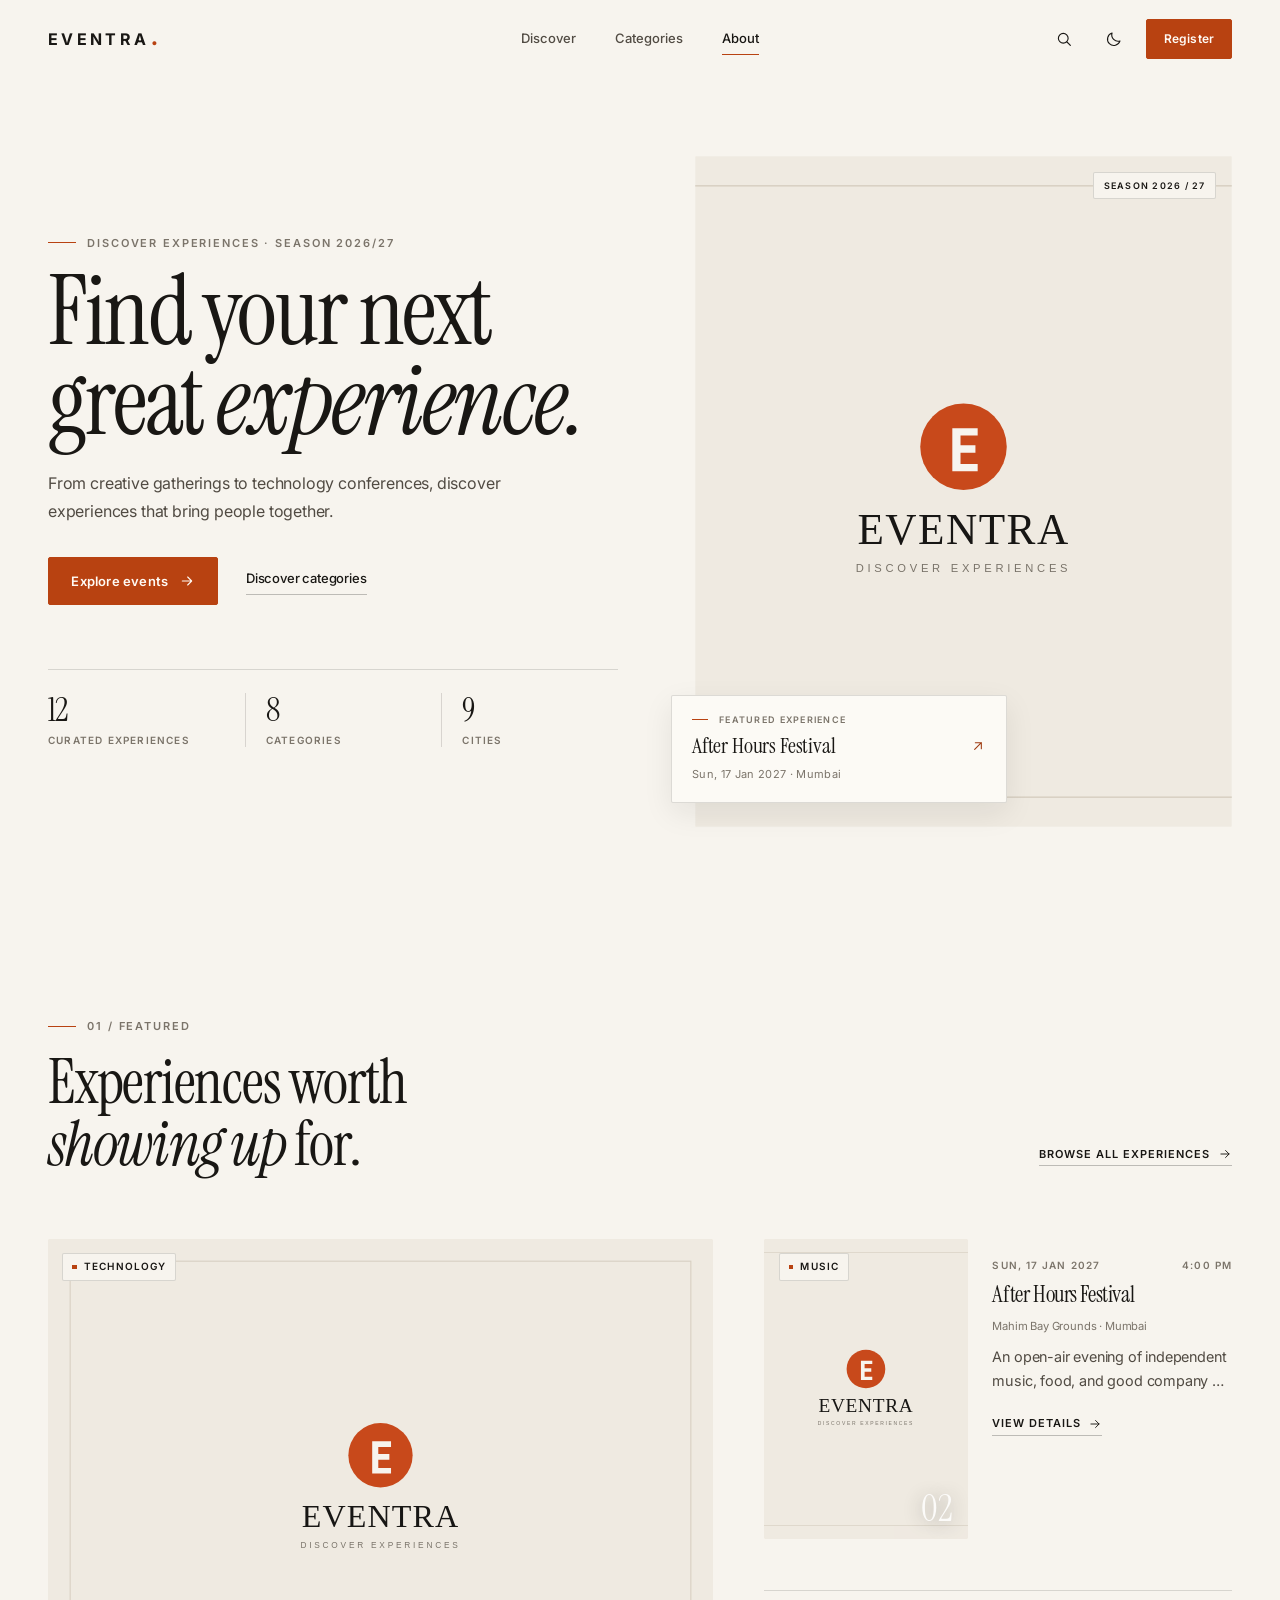
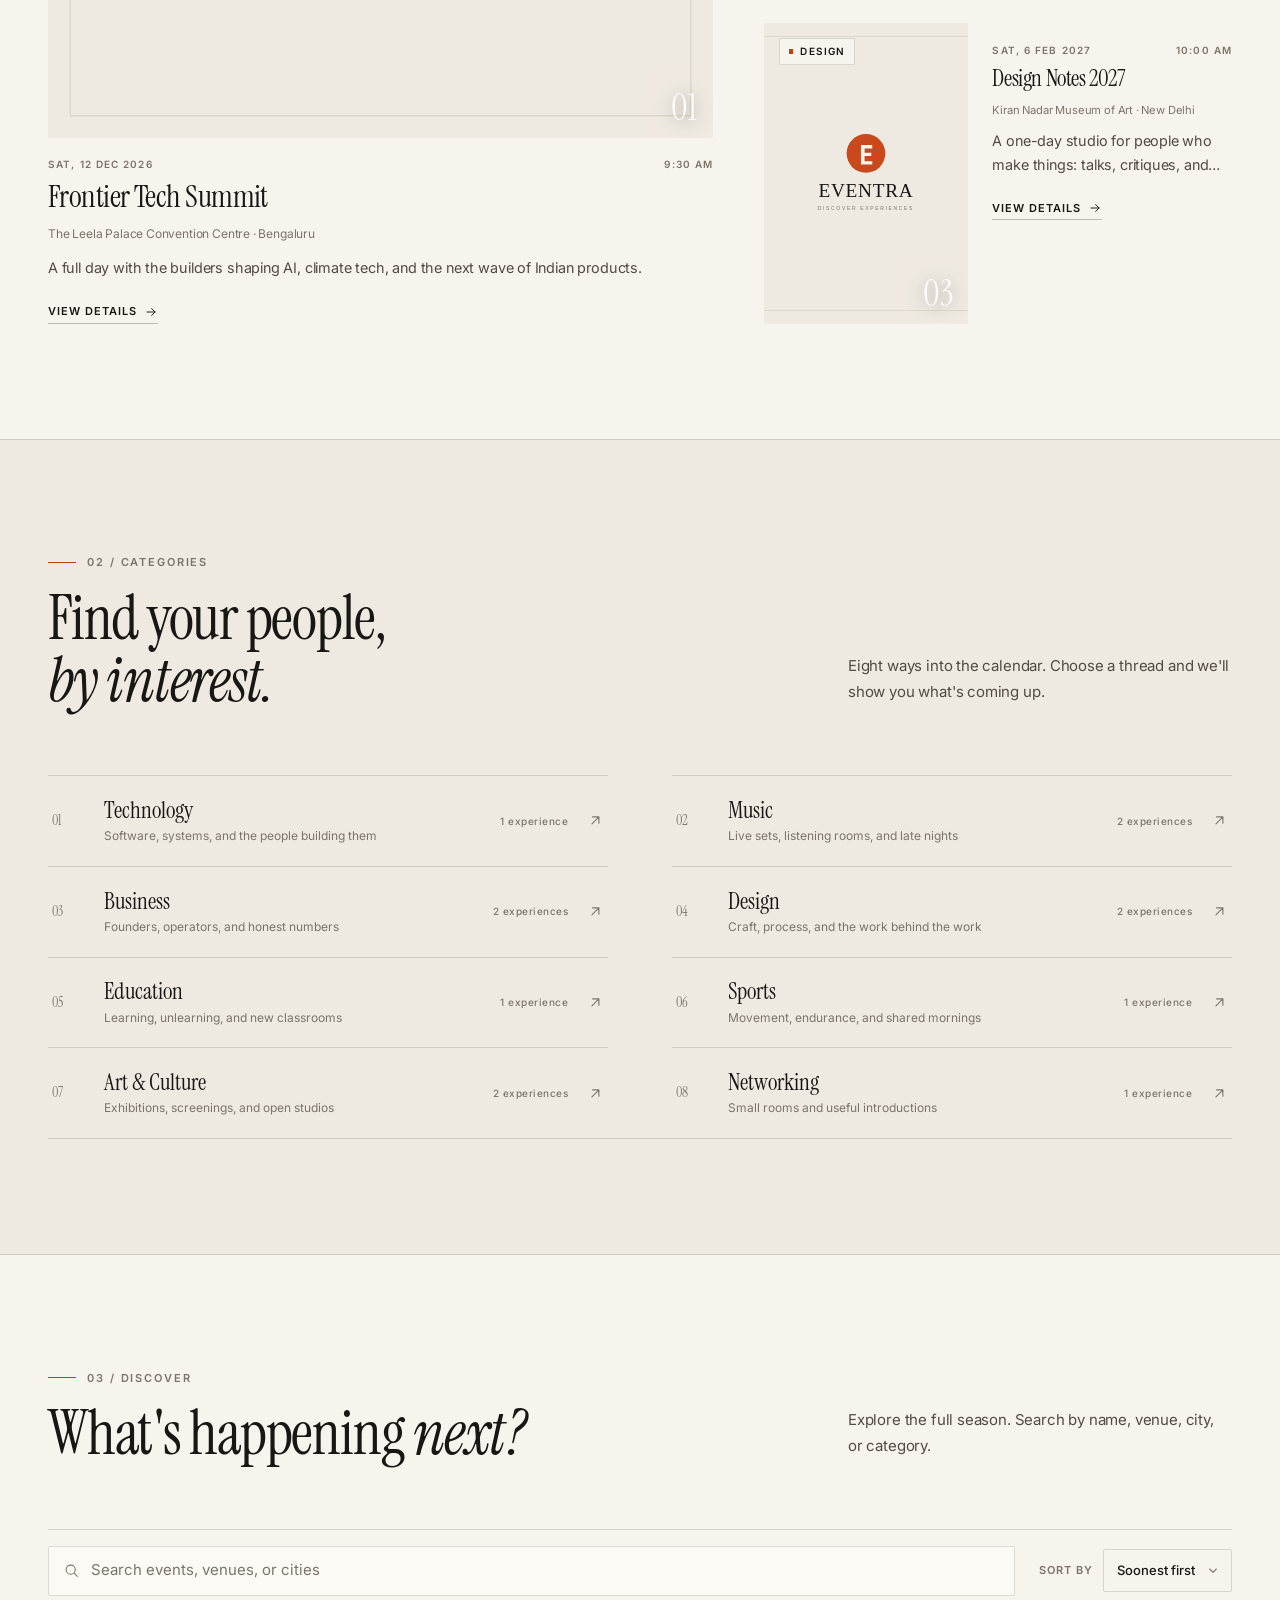
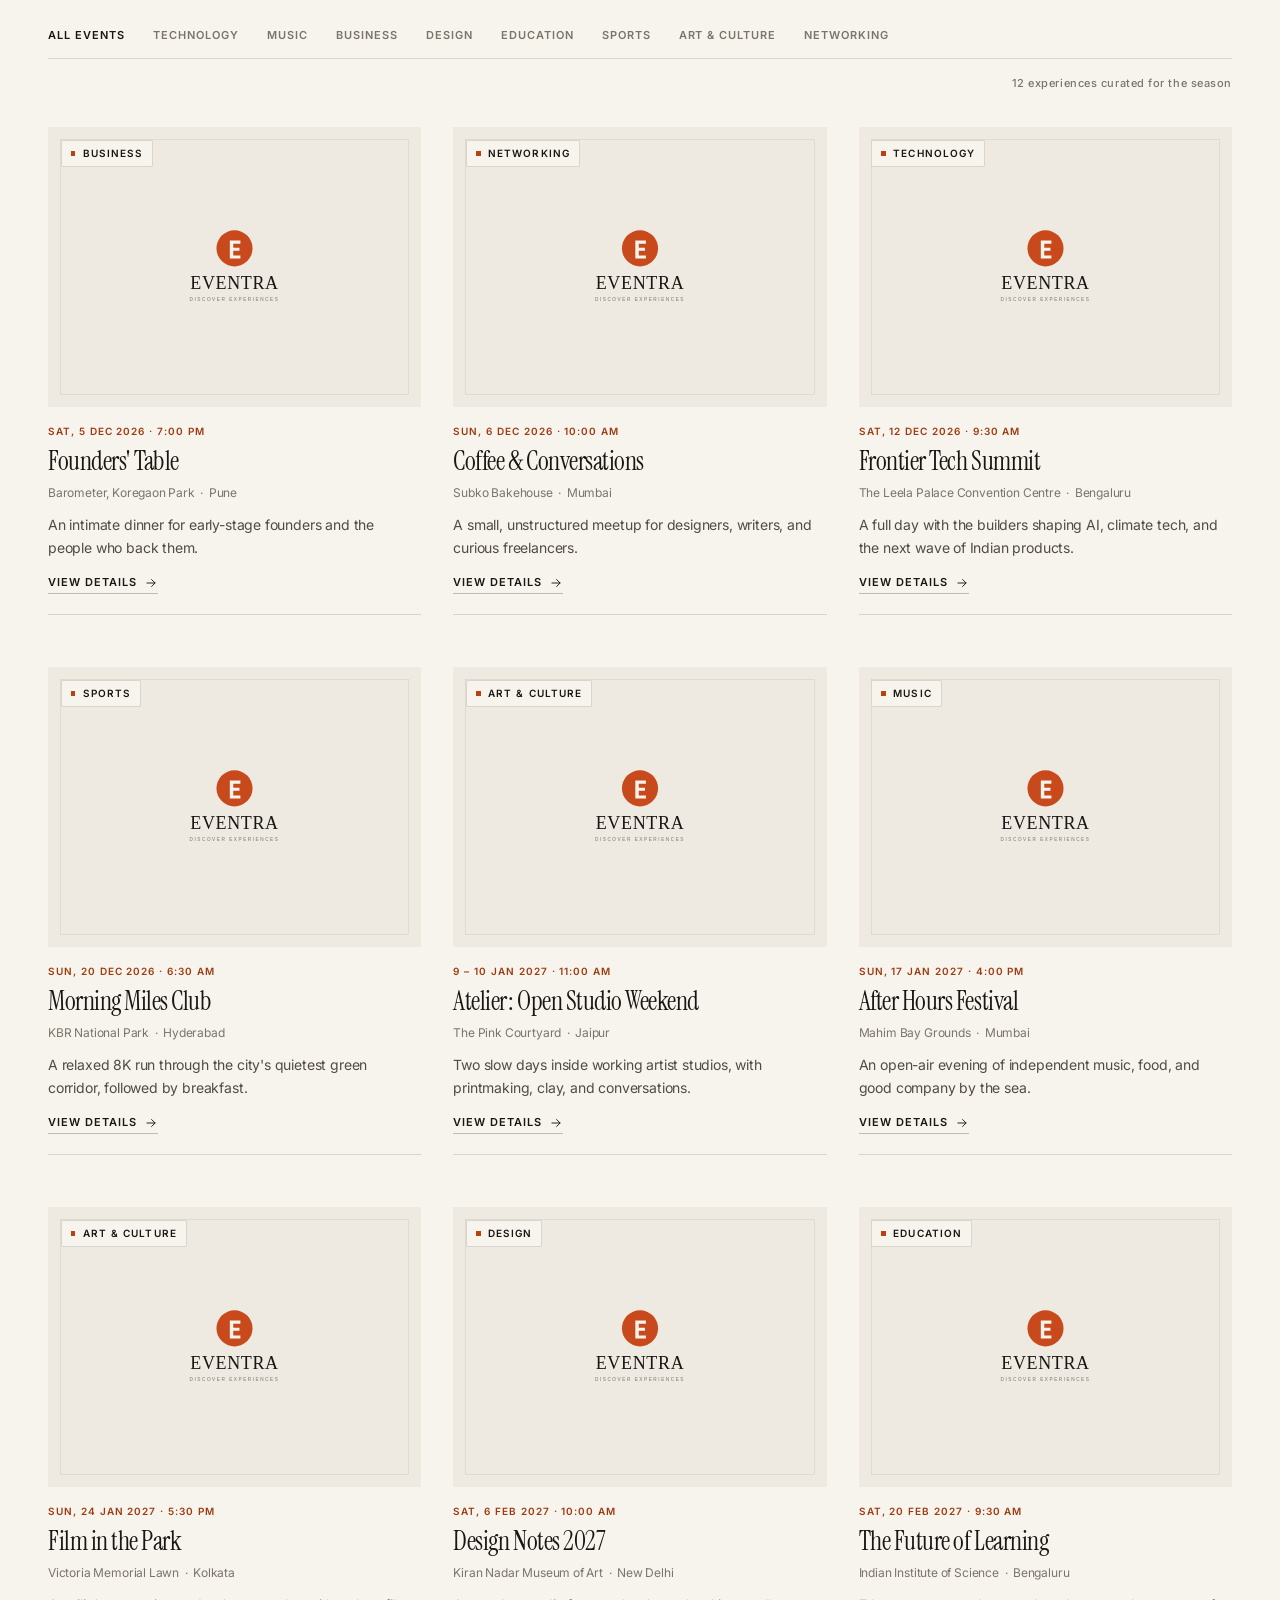
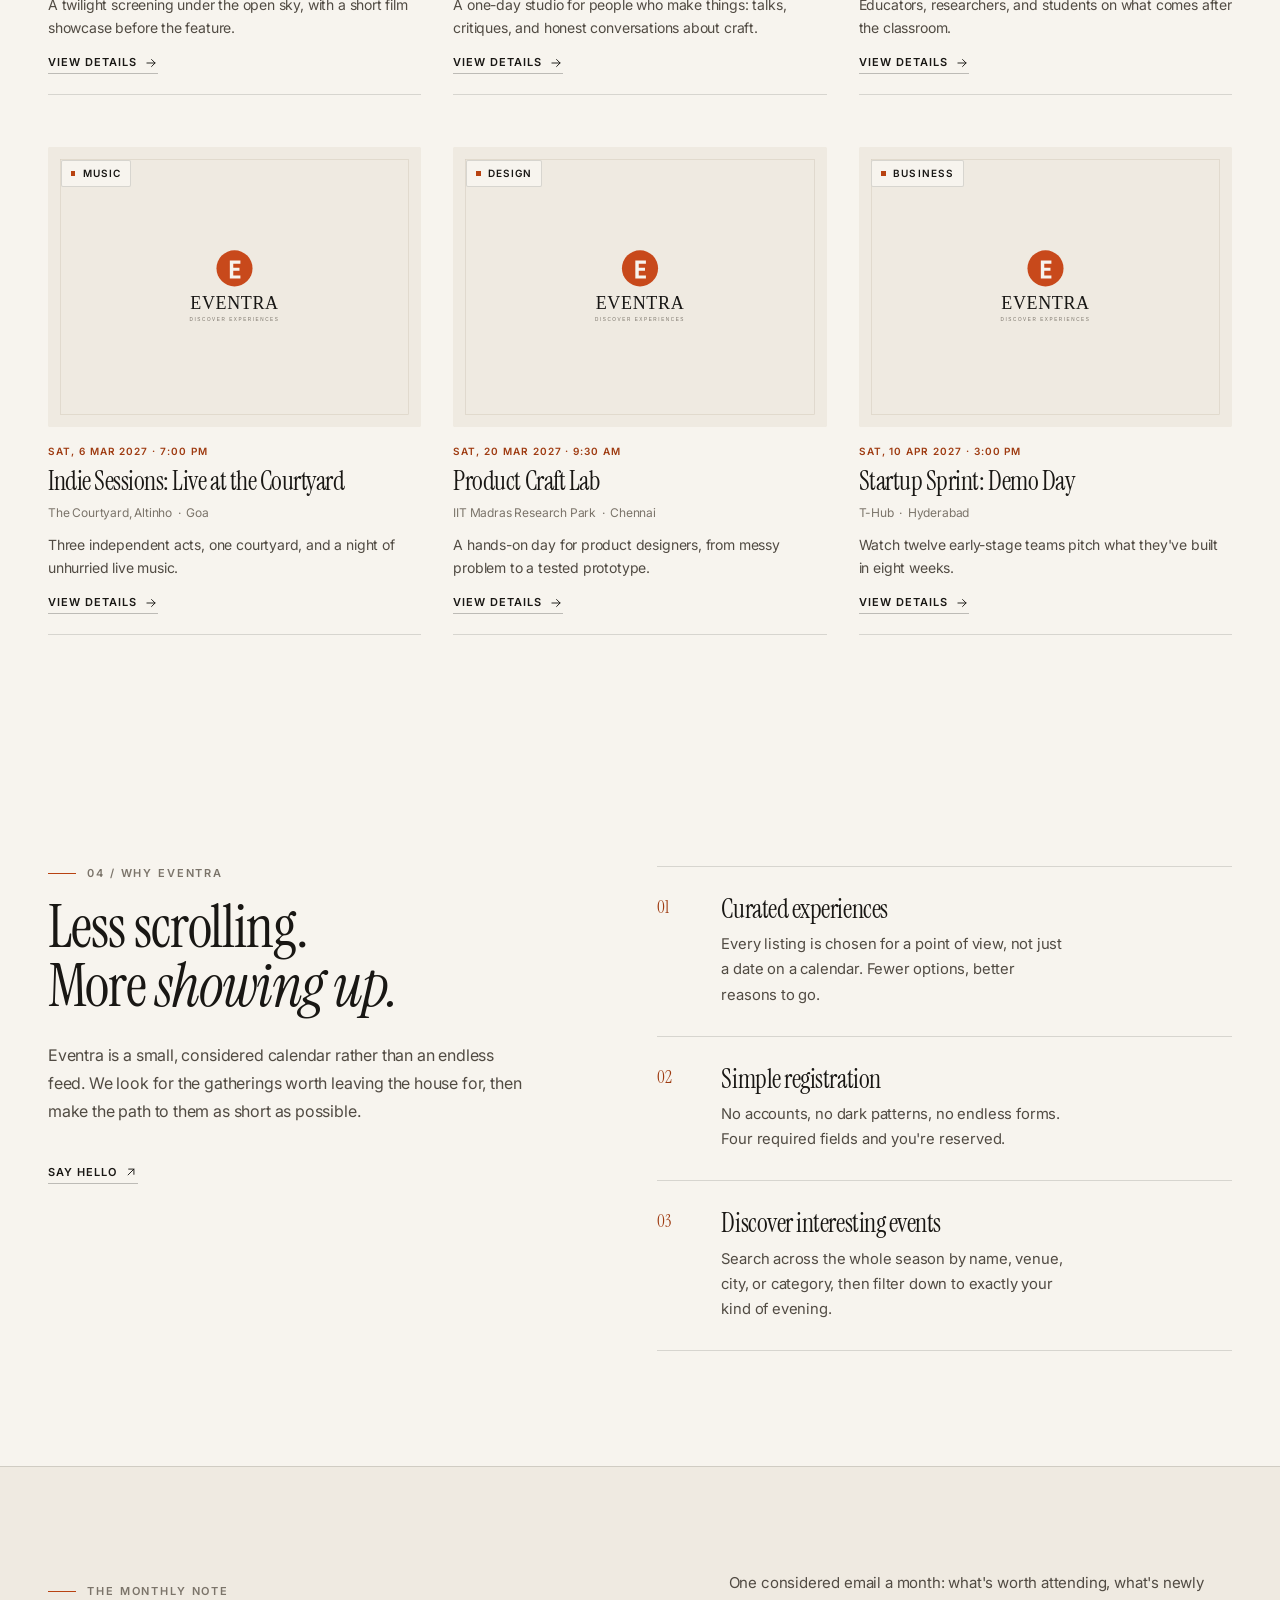
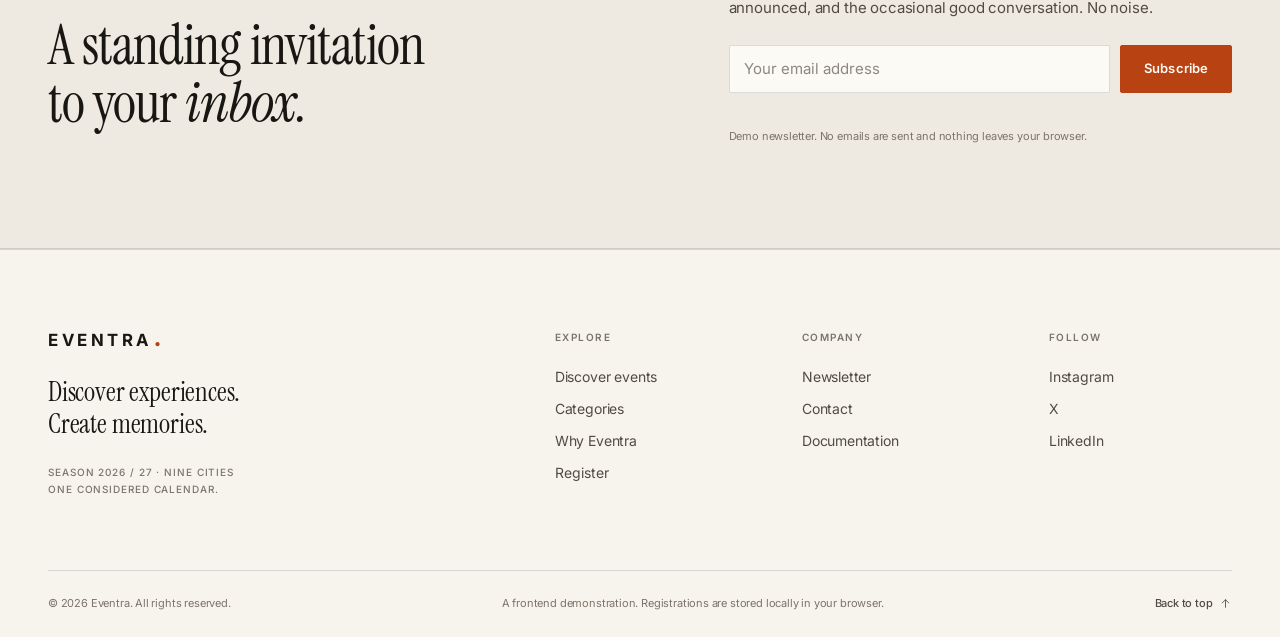
<file: index.html>
<!DOCTYPE html>
<html lang="en" data-theme="light">
<head>
  <meta charset="utf-8">
  <meta name="viewport" content="width=device-width, initial-scale=1">
  <title>Eventra | Discover experiences. Create memories.</title>
  <meta name="description" content="Eventra is a curated calendar of technology, design, music, business, and cultural experiences across India. Discover what's next and reserve your place.">
  <meta name="theme-color" content="#f7f4ee">
  <meta name="keywords" content="events, experiences, calendar, technology, design, music, business, culture, India">
  <meta name="author" content="Eventra">
  <meta name="robots" content="index, follow">
  <meta name="language" content="English">
  <meta property="og:title" content="Eventra | Discover experiences. Create memories.">
  <meta property="og:description" content="A curated calendar of experiences worth showing up for. Explore the season and reserve your place.">
  <meta property="og:type" content="website">
  <meta property="og:image" content="https://images.unsplash.com/photo-1506157786151-b8491531f063?auto=format&fit=crop&w=1200&h=630&q=80">
  <meta property="og:image:width" content="1200">
  <meta property="og:image:height" content="630">
  <meta property="og:image:alt" content="Crowd silhouetted against warm stage lights at an outdoor music festival">
  <meta property="og:url" content="">
  <meta name="twitter:card" content="summary_large_image">
  <meta name="twitter:title" content="Eventra | Discover experiences. Create memories.">
  <meta name="twitter:description" content="A curated calendar of experiences worth showing up for. Explore the season and reserve your place.">
  <meta name="twitter:image" content="https://images.unsplash.com/photo-1506157786151-b8491531f063?auto=format&fit=crop&w=1200&h=630&q=80">
  <meta name="twitter:creator" content="@subhra8640">
  <link rel="icon" href="assets/favicon.svg" type="image/svg+xml">
  <link rel="preconnect" href="https://fonts.googleapis.com">
  <link rel="preconnect" href="https://fonts.gstatic.com" crossorigin>
  <link rel="preconnect" href="https://images.unsplash.com">
  <link rel="dns-prefetch" href="https://www.google.com">
  <meta name="application-name" content="Eventra">
  <meta name="apple-mobile-web-app-title" content="Eventra">
  <link href="https://fonts.googleapis.com/css2?family=Instrument+Serif:ital@0;1&family=Inter:wght@400;500;600;700&display=swap" rel="stylesheet">
  <link rel="stylesheet" href="css/style.css">
  <link rel="stylesheet" href="css/components.css">
  <link rel="stylesheet" href="css/event.css">
  <link rel="stylesheet" href="css/responsive.css">
  <script src="js/theme-init.js"></script>
</head>
<body id="top">
  <a class="skip-link" href="#main">Skip to content</a>
  <noscript>
    <div class="nojs-note">Eventra uses JavaScript for discovery, filters, and registration. Please enable it to explore the full calendar.</div>
  </noscript>

  <header class="site-header" id="site-header">
    <div class="container header__inner">
      <a class="brand" href="index.html" aria-label="Eventra home">
        EVENTRA<span class="brand__dot" aria-hidden="true">.</span>
      </a>

      <nav class="primary-nav" aria-label="Primary">
        <a class="nav-link" data-nav="discover" href="#discover">Discover</a>
        <a class="nav-link" data-nav="categories" href="#categories">Categories</a>
        <a class="nav-link" data-nav="about" href="#about">About</a>
      </nav>

      <div class="header__actions">
        <button type="button" class="icon-btn" data-search-jump aria-label="Search experiences" title="Search experiences">
          <svg viewBox="0 0 24 24" fill="none" stroke="currentColor" stroke-width="1.5" aria-hidden="true" focusable="false"><circle cx="11" cy="11" r="6.5"/><path d="m16 16 4.5 4.5" stroke-linecap="round"/></svg>
        </button>
        <button type="button" class="icon-btn theme-toggle" data-theme-toggle aria-label="Switch to dark mode" title="Switch to dark mode">
          <svg class="icon icon--sun" viewBox="0 0 24 24" fill="none" stroke="currentColor" stroke-width="1.5" aria-hidden="true" focusable="false"><circle cx="12" cy="12" r="4"/><path d="M12 2v2M12 20v2M4.9 4.9l1.4 1.4M17.7 17.7l1.4 1.4M2 12h2M20 12h2M4.9 19.1l1.4-1.4M17.7 6.3l1.4-1.4" stroke-linecap="round"/></svg>
          <svg class="icon icon--moon" viewBox="0 0 24 24" fill="none" stroke="currentColor" stroke-width="1.5" aria-hidden="true" focusable="false"><path d="M20 14.6A8.5 8.5 0 0 1 9.4 4a8.5 8.5 0 1 0 10.6 10.6Z" stroke-linejoin="round"/></svg>
        </button>
        <button type="button" class="btn btn-primary btn--sm header__cta" data-register>Register</button>
        <button type="button" class="nav-toggle" aria-label="Open menu" aria-expanded="false" aria-controls="mobile-nav">
          <span></span>
          <span></span>
        </button>
      </div>
    </div>

    <div class="mobile-nav" id="mobile-nav">
      <nav class="mobile-nav__links" aria-label="Mobile">
        <a class="mobile-nav__link" href="#discover">
          <span>Discover</span>
          <svg class="icon" viewBox="0 0 24 24" fill="none" stroke="currentColor" stroke-width="1.6" aria-hidden="true"><path d="M5 12h14M13 6l6 6-6 6" stroke-linecap="round" stroke-linejoin="round"/></svg>
        </a>
        <a class="mobile-nav__link" href="#categories">
          <span>Categories</span>
          <svg class="icon" viewBox="0 0 24 24" fill="none" stroke="currentColor" stroke-width="1.6" aria-hidden="true"><path d="M5 12h14M13 6l6 6-6 6" stroke-linecap="round" stroke-linejoin="round"/></svg>
        </a>
        <a class="mobile-nav__link" href="#about">
          <span>About</span>
          <svg class="icon" viewBox="0 0 24 24" fill="none" stroke="currentColor" stroke-width="1.6" aria-hidden="true"><path d="M5 12h14M13 6l6 6-6 6" stroke-linecap="round" stroke-linejoin="round"/></svg>
        </a>
      </nav>
      <div class="mobile-nav__footer">
        <button type="button" class="btn btn-primary btn--block" data-register>Register for an event</button>
        <p>Discover experiences.<br>Create memories.</p>
      </div>
    </div>
  </header>

  <main id="main">
    <section class="hero" aria-labelledby="hero-title">
      <div class="container hero__grid">
        <div class="hero__content">
          <p class="eyebrow reveal">Discover experiences · Season 2026/27</p>
          <h1 class="hero__title reveal" id="hero-title" style="--reveal-delay: 60ms">
            Find your next<br>great <em>experience.</em>
          </h1>
          <p class="hero__lede reveal" style="--reveal-delay: 120ms">
            From creative gatherings to technology conferences, discover experiences that bring people together.
          </p>
          <div class="hero__actions reveal" style="--reveal-delay: 180ms">
            <a class="btn btn-primary" href="#discover">
              Explore events
              <svg class="icon" viewBox="0 0 24 24" fill="none" stroke="currentColor" stroke-width="1.6" aria-hidden="true"><path d="M5 12h14M13 6l6 6-6 6" stroke-linecap="round" stroke-linejoin="round"/></svg>
            </a>
            <a class="link-underline" href="#categories">Discover categories</a>
          </div>
          <ul class="hero__stats reveal" style="--reveal-delay: 240ms">
            <li><strong data-stat-events>12</strong><span>Curated experiences</span></li>
            <li><strong data-stat-categories>8</strong><span>Categories</span></li>
            <li><strong data-stat-cities>9</strong><span>Cities</span></li>
          </ul>
        </div>

        <figure class="hero__media reveal" style="--reveal-delay: 140ms">
          <div class="hero__frame">
            <img
              id="hero-image"
              src="https://images.unsplash.com/photo-1506157786151-b8491531f063?auto=format&fit=crop&w=1400&q=80"
              alt="Crowd silhouetted against warm stage lights at an outdoor music festival"
              width="1200" height="1500" fetchpriority="high" decoding="async">
            <span class="hero__season" aria-hidden="true">Season 2026 / 27</span>
          </div>
          <figcaption class="hero__card">
            <p class="eyebrow">Featured experience</p>
            <a class="hero__card-link" id="hero-event-link" href="event.html?id=after-hours-festival">
              <span id="hero-event-title">After Hours Festival</span>
              <svg class="icon" viewBox="0 0 24 24" fill="none" stroke="currentColor" stroke-width="1.6" aria-hidden="true"><path d="M7 17 17 7M8 7h9v9" stroke-linecap="round" stroke-linejoin="round"/></svg>
            </a>
            <p class="hero__card-meta" id="hero-event-meta">17 Jan 2027 · Mumbai</p>
          </figcaption>
        </figure>
      </div>
    </section>

    <section class="section featured" aria-labelledby="featured-title">
      <div class="container">
        <div class="section-head">
          <div>
            <p class="eyebrow">01 / Featured</p>
            <h2 id="featured-title">Experiences worth<br><em>showing up</em> for.</h2>
          </div>
          <a class="section-head__link" href="#discover">
            Browse all experiences
            <svg class="icon" viewBox="0 0 24 24" fill="none" stroke="currentColor" stroke-width="1.6" aria-hidden="true"><path d="M5 12h14M13 6l6 6-6 6" stroke-linecap="round" stroke-linejoin="round"/></svg>
          </a>
        </div>
        <div class="featured-grid" id="featured-list"></div>
      </div>
    </section>

    <section class="section section--surface categories" id="categories" aria-labelledby="categories-title">
      <div class="container">
        <div class="section-head section-head--stacked">
          <div>
            <p class="eyebrow">02 / Categories</p>
            <h2 id="categories-title">Find your people,<br><em>by interest.</em></h2>
          </div>
          <p class="section-head__copy">Eight ways into the calendar. Choose a thread and we'll show you what's coming up.</p>
        </div>
        <div class="category-index" id="category-index"></div>
      </div>
    </section>

    <section class="section discover" id="discover" aria-labelledby="discover-title">
      <div class="container">
        <div class="section-head">
          <div>
            <p class="eyebrow">03 / Discover</p>
            <h2 id="discover-title">What's happening <em>next?</em></h2>
          </div>
          <p class="section-head__copy">Explore the full season. Search by name, venue, city, or category.</p>
        </div>

        <div class="discover__toolbar">
          <div class="search-field">
            <svg viewBox="0 0 24 24" fill="none" stroke="currentColor" stroke-width="1.5" aria-hidden="true" focusable="false"><circle cx="11" cy="11" r="6.5"/><path d="m16 16 4.5 4.5" stroke-linecap="round"/></svg>
            <label class="sr-only" for="event-search">Search events</label>
            <input id="event-search" type="search" placeholder="Search events, venues, or cities" autocomplete="off">
            <button type="button" class="search-field__clear" id="search-clear" aria-label="Clear search" hidden>
              <svg viewBox="0 0 24 24" fill="none" stroke="currentColor" stroke-width="1.6" aria-hidden="true"><path d="m7 7 10 10M17 7 7 17" stroke-linecap="round"/></svg>
            </button>
          </div>

          <div class="sort-field">
            <label for="sort-events">Sort by</label>
            <div class="select-wrap">
              <select id="sort-events">
                <option value="soonest">Soonest first</option>
                <option value="latest">Later first</option>
                <option value="az">A – Z</option>
              </select>
              <svg class="icon" viewBox="0 0 24 24" fill="none" stroke="currentColor" stroke-width="1.6" aria-hidden="true"><path d="m7 9 5 5 5-5" stroke-linecap="round" stroke-linejoin="round"/></svg>
            </div>
          </div>
        </div>

        <div class="filter-bar">
          <div class="filter-chips" id="filter-chips" role="group" aria-label="Filter events by category"></div>
          <button type="button" class="clear-filters" data-clear-filters hidden>Clear filters</button>
        </div>

        <div class="results-bar">
          <p class="results-count" id="results-count" aria-live="polite">12 experiences curated for the season</p>
        </div>

        <div class="events-grid" id="events-grid"></div>

        <div class="empty-state" id="events-empty" hidden>
          <span class="empty-state__icon" aria-hidden="true">
            <svg viewBox="0 0 24 24" fill="none" stroke="currentColor" stroke-width="1.3"><circle cx="11" cy="11" r="6.5"/><path d="m16 16 4.5 4.5" stroke-linecap="round"/></svg>
          </span>
          <h3>No experiences found.</h3>
          <p>Try a different search, or reset the filters to see the full season.</p>
          <button type="button" class="btn btn-ghost btn--sm" data-clear-filters>Clear filters</button>
        </div>
      </div>
    </section>

    <section class="section about" id="about" aria-labelledby="about-title">
      <div class="container about__grid">
        <div class="about__intro">
          <p class="eyebrow">04 / Why Eventra</p>
          <h2 id="about-title">Less scrolling.<br>More <em>showing up.</em></h2>
          <p>Eventra is a small, considered calendar rather than an endless feed. We look for the gatherings worth leaving the house for, then make the path to them as short as possible.</p>
          <a class="text-link" href="mailto:hello@eventra.studio">
            Say hello
            <svg class="icon" viewBox="0 0 24 24" fill="none" stroke="currentColor" stroke-width="1.6" aria-hidden="true"><path d="M7 17 17 7M8 7h9v9" stroke-linecap="round" stroke-linejoin="round"/></svg>
          </a>
        </div>

        <ol class="about__list">
          <li class="about__item reveal">
            <span class="about__number" aria-hidden="true">01</span>
            <div>
              <h3>Curated experiences</h3>
              <p>Every listing is chosen for a point of view, not just a date on a calendar. Fewer options, better reasons to go.</p>
            </div>
          </li>
          <li class="about__item reveal" style="--reveal-delay: 70ms">
            <span class="about__number" aria-hidden="true">02</span>
            <div>
              <h3>Simple registration</h3>
              <p>No accounts, no dark patterns, no endless forms. Four required fields and you're reserved.</p>
            </div>
          </li>
          <li class="about__item reveal" style="--reveal-delay: 140ms">
            <span class="about__number" aria-hidden="true">03</span>
            <div>
              <h3>Discover interesting events</h3>
              <p>Search across the whole season by name, venue, city, or category, then filter down to exactly your kind of evening.</p>
            </div>
          </li>
        </ol>
      </div>
    </section>

    <section class="newsletter" id="newsletter" aria-labelledby="newsletter-title">
      <div class="container newsletter__grid">
        <div class="newsletter__intro">
          <p class="eyebrow">The monthly note</p>
          <h2 id="newsletter-title">A standing invitation<br>to your <em>inbox.</em></h2>
        </div>
        <div class="newsletter__body">
          <p>One considered email a month: what's worth attending, what's newly announced, and the occasional good conversation. No noise.</p>
          <form class="newsletter__form" id="newsletter-form" novalidate>
            <label class="sr-only" for="newsletter-email">Email address</label>
            <input class="field-input" id="newsletter-email" type="email" name="email" placeholder="Your email address" autocomplete="email" required aria-describedby="newsletter-status">
            <button class="btn btn-primary" type="submit">Subscribe</button>
          </form>
          <p class="form-status" id="newsletter-status" role="status" aria-live="polite"></p>
          <p class="newsletter__note">Demo newsletter. No emails are sent and nothing leaves your browser.</p>
        </div>
      </div>
    </section>
  </main>

  <footer class="site-footer">
    <div class="container footer__top">
      <div class="footer__brand">
        <a class="brand" href="index.html" aria-label="Eventra home">
          EVENTRA<span class="brand__dot" aria-hidden="true">.</span>
        </a>
        <p class="footer__tagline">Discover experiences.<br>Create memories.</p>
        <p class="footer__edition">Season 2026 / 27 · Nine cities<br>One considered calendar.</p>
      </div>

      <nav class="footer__col" aria-label="Explore">
        <h3>Explore</h3>
        <a class="footer__link" href="#discover">Discover events</a>
        <a class="footer__link" href="#categories">Categories</a>
        <a class="footer__link" href="#about">Why Eventra</a>
        <button class="footer__link" type="button" data-register>Register</button>
      </nav>

      <nav class="footer__col" aria-label="Company">
        <h3>Company</h3>
        <a class="footer__link" href="#newsletter">Newsletter</a>
        <a class="footer__link" href="mailto:hello@eventra.studio">Contact</a>
        <a class="footer__link" href="README.md">Documentation</a>
      </nav>

      <div class="footer__col">
        <h3>Follow</h3>
        <a class="footer__link" href="https://www.instagram.com/subhrajyotisaho0/" target="_blank" rel="noopener noreferrer">Instagram</a>
        <a class="footer__link" href="https://x.com/subhra8640" target="_blank" rel="noopener noreferrer">X</a>
        <a class="footer__link" href="https://www.linkedin.com/in/subhrajyoti-s-b047a227a/" target="_blank" rel="noopener noreferrer">LinkedIn</a>
      </div>
    </div>

    <div class="container footer__bottom">
      <p>© <span data-year>2026</span> Eventra. All rights reserved.</p>
      <p class="footer__disclaimer">A frontend demonstration. Registrations are stored locally in your browser.</p>
      <a class="footer__top-link" href="#top">
        Back to top
        <svg class="icon" viewBox="0 0 24 24" fill="none" stroke="currentColor" stroke-width="1.6" aria-hidden="true"><path d="M12 19V5M6 11l6-6 6 6" stroke-linecap="round" stroke-linejoin="round"/></svg>
      </a>
    </div>
  </footer>

  <script defer src="js/events.js"></script>
  <script defer src="js/utils.js"></script>
  <script defer src="js/ui.js"></script>
  <script defer src="js/theme.js"></script>
  <script defer src="js/registration.js"></script>
  <script defer src="js/app.js"></script>
</body>
</html>
</file>
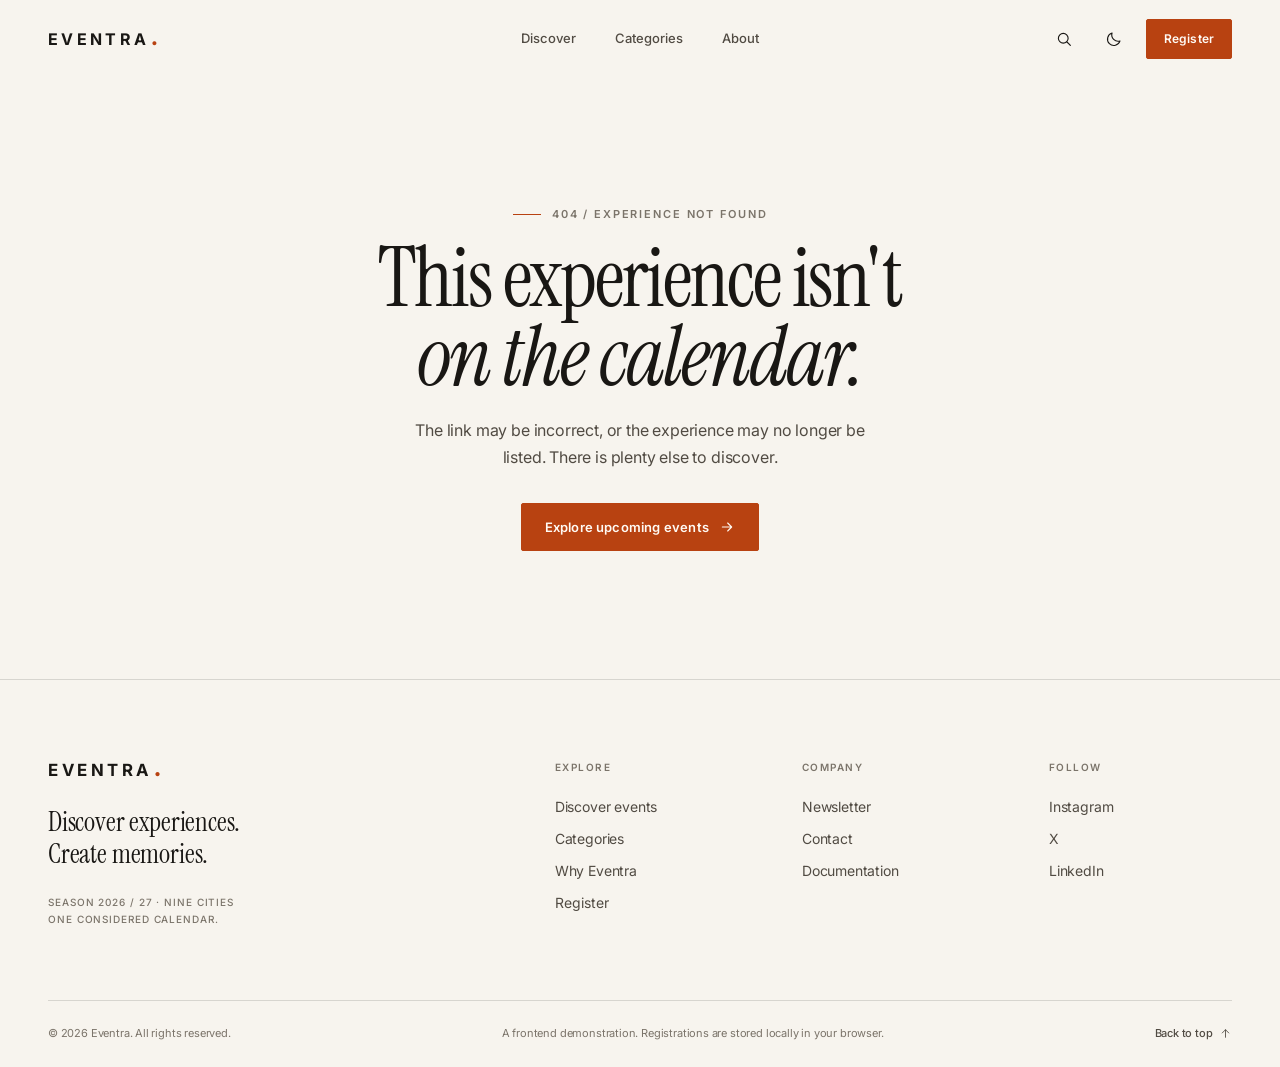
<file: event.html>
<!DOCTYPE html>
<html lang="en" data-theme="light">
<head>
  <meta charset="utf-8">
  <meta name="viewport" content="width=device-width, initial-scale=1">
  <title>Experience | Eventra</title>
  <meta name="description" content="An experience on the Eventra calendar. See the details, check availability, and register in a minute.">
  <meta name="theme-color" content="#f7f4ee">
  <meta name="keywords" content="events, experiences, registration, calendar">
  <meta name="author" content="Eventra">
  <meta name="robots" content="index, follow">
  <meta name="language" content="English">
  <meta property="og:title" content="Experience | Eventra">
  <meta property="og:description" content="An experience on the Eventra calendar.">
  <meta property="og:type" content="website">
  <meta property="og:image" content="">
  <meta property="og:image:width" content="1200">
  <meta property="og:image:height" content="630">
  <meta property="og:image:alt" content="Event image">
  <meta property="og:url" content="">
  <meta name="twitter:card" content="summary_large_image">
  <meta name="twitter:title" content="Experience | Eventra">
  <meta name="twitter:description" content="An experience on the Eventra calendar. See the details, check availability, and register in a minute.">
  <meta name="twitter:image" content="">
  <meta name="twitter:creator" content="@subhra8640">
  <link rel="icon" href="assets/favicon.svg" type="image/svg+xml">
  <link rel="preconnect" href="https://fonts.googleapis.com">
  <link rel="preconnect" href="https://fonts.gstatic.com" crossorigin>
  <link rel="preconnect" href="https://images.unsplash.com">
  <link rel="dns-prefetch" href="https://www.google.com">
  <meta name="application-name" content="Eventra">
  <meta name="apple-mobile-web-app-title" content="Eventra">
  <link href="https://fonts.googleapis.com/css2?family=Instrument+Serif:ital@0;1&family=Inter:wght@400;500;600;700&display=swap" rel="stylesheet">
  <link rel="stylesheet" href="css/style.css">
  <link rel="stylesheet" href="css/components.css">
  <link rel="stylesheet" href="css/event.css">
  <link rel="stylesheet" href="css/responsive.css">
  <script src="js/theme-init.js"></script>
</head>
<body id="top">
  <a class="skip-link" href="#main">Skip to content</a>
  <noscript>
    <div class="nojs-note">Eventra uses JavaScript to load event details and registration. Please enable it to continue.</div>
  </noscript>

  <header class="site-header" id="site-header">
    <div class="container header__inner">
      <a class="brand" href="index.html" aria-label="Eventra home">
        EVENTRA<span class="brand__dot" aria-hidden="true">.</span>
      </a>

      <nav class="primary-nav" aria-label="Primary">
        <a class="nav-link" href="index.html#discover">Discover</a>
        <a class="nav-link" href="index.html#categories">Categories</a>
        <a class="nav-link" href="index.html#about">About</a>
      </nav>

      <div class="header__actions">
        <button type="button" class="icon-btn" data-search-jump aria-label="Search experiences" title="Search experiences">
          <svg viewBox="0 0 24 24" fill="none" stroke="currentColor" stroke-width="1.5" aria-hidden="true" focusable="false"><circle cx="11" cy="11" r="6.5"/><path d="m16 16 4.5 4.5" stroke-linecap="round"/></svg>
        </button>
        <button type="button" class="icon-btn theme-toggle" data-theme-toggle aria-label="Switch to dark mode" title="Switch to dark mode">
          <svg class="icon icon--sun" viewBox="0 0 24 24" fill="none" stroke="currentColor" stroke-width="1.5" aria-hidden="true" focusable="false"><circle cx="12" cy="12" r="4"/><path d="M12 2v2M12 20v2M4.9 4.9l1.4 1.4M17.7 17.7l1.4 1.4M2 12h2M20 12h2M4.9 19.1l1.4-1.4M17.7 6.3l1.4-1.4" stroke-linecap="round"/></svg>
          <svg class="icon icon--moon" viewBox="0 0 24 24" fill="none" stroke="currentColor" stroke-width="1.5" aria-hidden="true" focusable="false"><path d="M20 14.6A8.5 8.5 0 0 1 9.4 4a8.5 8.5 0 1 0 10.6 10.6Z" stroke-linejoin="round"/></svg>
        </button>
        <button type="button" class="btn btn-primary btn--sm header__cta" data-register>Register</button>
        <button type="button" class="nav-toggle" aria-label="Open menu" aria-expanded="false" aria-controls="mobile-nav">
          <span></span>
          <span></span>
        </button>
      </div>
    </div>

    <div class="mobile-nav" id="mobile-nav">
      <nav class="mobile-nav__links" aria-label="Mobile">
        <a class="mobile-nav__link" href="index.html#discover">
          <span>Discover</span>
          <svg class="icon" viewBox="0 0 24 24" fill="none" stroke="currentColor" stroke-width="1.6" aria-hidden="true"><path d="M5 12h14M13 6l6 6-6 6" stroke-linecap="round" stroke-linejoin="round"/></svg>
        </a>
        <a class="mobile-nav__link" href="index.html#categories">
          <span>Categories</span>
          <svg class="icon" viewBox="0 0 24 24" fill="none" stroke="currentColor" stroke-width="1.6" aria-hidden="true"><path d="M5 12h14M13 6l6 6-6 6" stroke-linecap="round" stroke-linejoin="round"/></svg>
        </a>
        <a class="mobile-nav__link" href="index.html#about">
          <span>About</span>
          <svg class="icon" viewBox="0 0 24 24" fill="none" stroke="currentColor" stroke-width="1.6" aria-hidden="true"><path d="M5 12h14M13 6l6 6-6 6" stroke-linecap="round" stroke-linejoin="round"/></svg>
        </a>
      </nav>
      <div class="mobile-nav__footer">
        <button type="button" class="btn btn-primary btn--block" data-register>Register for an event</button>
        <p>Discover experiences.<br>Create memories.</p>
      </div>
    </div>
  </header>

  <main id="main">
    <div id="event-view" hidden>
      <section class="event-hero" aria-labelledby="event-title">
        <div class="container">
          <nav class="breadcrumb" aria-label="Breadcrumb">
            <a href="index.html">Eventra</a>
            <span aria-hidden="true">/</span>
            <a href="index.html#discover">Discover</a>
            <span aria-hidden="true">/</span>
            <span id="event-breadcrumb-category">Category</span>
            <span aria-hidden="true">/</span>
            <span class="breadcrumb__current" id="event-breadcrumb-title" aria-current="page">Experience</span>
          </nav>

          <div class="event-hero__grid">
            <div class="event-hero__content">
              <div class="event-kicker reveal">
                <span class="tag" id="event-category">Category</span>
                <span class="event-kicker__season">Season 2026 / 27</span>
              </div>
              <h1 class="event-title reveal" id="event-title" style="--reveal-delay: 50ms">The experience.</h1>
              <p class="event-lede reveal" id="event-excerpt" style="--reveal-delay: 100ms"></p>
              <p class="event-host">Presented by <span id="event-host"></span></p>
              <div class="event-hero__actions reveal" style="--reveal-delay: 150ms">
                <button type="button" class="btn btn-primary event-register-trigger" id="event-register-hero" data-register>
                  Register now
                  <svg class="icon" viewBox="0 0 24 24" fill="none" stroke="currentColor" stroke-width="1.6" aria-hidden="true"><path d="M5 12h14M13 6l6 6-6 6" stroke-linecap="round" stroke-linejoin="round"/></svg>
                </button>
                <a class="link-underline" href="#registration-panel">Check availability</a>
              </div>
              <dl class="event-meta reveal" style="--reveal-delay: 200ms">
                <div class="event-meta__item">
                  <dt>Date</dt>
                  <dd id="event-date"></dd>
                </div>
                <div class="event-meta__item">
                  <dt>Time</dt>
                  <dd id="event-time"></dd>
                </div>
                <div class="event-meta__item">
                  <dt>Location</dt>
                  <dd><span id="event-venue"></span>, <span id="event-city"></span></dd>
                </div>
              </dl>
            </div>

            <figure class="event-cover reveal" style="--reveal-delay: 100ms">
              <img id="event-cover" alt="" width="1200" height="1500" decoding="async">
              <figcaption id="event-cover-caption"></figcaption>
            </figure>
          </div>
        </div>
      </section>

      <div class="container">
        <div class="event-body">
          <aside class="event-aside" aria-label="Registration details" id="registration-panel">
            <div class="registration-card">
              <div class="registration-card__top">
                <p class="eyebrow">Registration</p>
                <span class="status-badge" id="event-status">Registration open</span>
              </div>

              <div class="countdown-block" id="countdown-block">
                <p class="countdown-label">Starts in</p>
                <div class="countdown">
                  <div class="countdown__unit">
                    <span class="countdown__value" data-countdown="days">00</span>
                    <span class="countdown__label">Days</span>
                  </div>
                  <div class="countdown__unit">
                    <span class="countdown__value" data-countdown="hours">00</span>
                    <span class="countdown__label">Hours</span>
                  </div>
                  <div class="countdown__unit">
                    <span class="countdown__value" data-countdown="minutes">00</span>
                    <span class="countdown__label">Mins</span>
                  </div>
                  <div class="countdown__unit">
                    <span class="countdown__value" data-countdown="seconds">00</span>
                    <span class="countdown__label">Secs</span>
                  </div>
                </div>
              </div>
              <p class="countdown-ended" id="countdown-ended" hidden></p>

              <dl class="registration-meta">
                <div><dt>Date</dt><dd id="event-aside-date"></dd></div>
                <div><dt>Time</dt><dd id="event-aside-time"></dd></div>
                <div><dt>Venue</dt><dd id="event-aside-venue"></dd></div>
                <div><dt>Entry</dt><dd>Open RSVP</dd></div>
              </dl>

              <button type="button" class="btn btn-primary btn--block event-register-trigger" id="event-register" data-register>
                Register now
              </button>
              <a class="btn btn-ghost btn--block" id="event-past-link" href="index.html#discover" hidden>Explore upcoming events</a>

              <div class="registration-actions">
                <button type="button" class="text-link" data-copy-link>Copy link</button>
                <button type="button" class="text-link" id="calendar-button" data-add-calendar>Add to calendar</button>
              </div>

              <p class="registration-note">A demonstration registration. Your details stay in this browser; no payment or email is involved.</p>
            </div>
          </aside>

          <article class="event-content">
            <section class="detail-section" id="experience">
              <p class="eyebrow">About</p>
              <h2>The <em>experience.</em></h2>
              <div class="prose" id="event-description"></div>
            </section>

            <section class="detail-section">
              <p class="eyebrow">What to expect</p>
              <h2>Come as you are.<br><em>Leave with more.</em></h2>
              <ul class="expect-list" id="event-expect"></ul>
            </section>

            <section class="detail-section">
              <p class="eyebrow">Highlights</p>
              <h2>The shape of the day.</h2>
              <ul class="highlight-list" id="event-highlights"></ul>
            </section>

            <section class="detail-section">
              <p class="eyebrow">Venue</p>
              <h2>Where it happens.</h2>
              <div class="venue-card">
                <div>
                  <h3 id="event-venue-name"></h3>
                  <address>
                    <span id="event-address"></span><br>
                    <span id="event-venue-city"></span>
                  </address>
                </div>
                <a class="text-link" id="maps-link" href="https://www.google.com/maps" target="_blank" rel="noopener noreferrer">
                  Open in maps
                  <svg class="icon" viewBox="0 0 24 24" fill="none" stroke="currentColor" stroke-width="1.6" aria-hidden="true"><path d="M7 17 17 7M8 7h9v9" stroke-linecap="round" stroke-linejoin="round"/></svg>
                </a>
              </div>
            </section>
          </article>
        </div>
      </div>

      <section class="related" id="related-section" aria-labelledby="related-title">
        <div class="container">
          <div class="section-head">
            <div>
              <p class="eyebrow">Keep exploring</p>
              <h2 id="related-title">More worth<br><em>showing up</em> for.</h2>
            </div>
            <a class="section-head__link" href="index.html#discover">
              All experiences
              <svg class="icon" viewBox="0 0 24 24" fill="none" stroke="currentColor" stroke-width="1.6" aria-hidden="true"><path d="M5 12h14M13 6l6 6-6 6" stroke-linecap="round" stroke-linejoin="round"/></svg>
            </a>
          </div>
          <div class="related-grid" id="related-grid"></div>
        </div>
      </section>
    </div>

    <section class="not-found" id="event-not-found" hidden>
      <div class="container not-found__inner">
        <p class="eyebrow">404 / Experience not found</p>
        <h1>This experience isn't <br><em>on the calendar.</em></h1>
        <p>The link may be incorrect, or the experience may no longer be listed. There is plenty else to discover.</p>
        <a class="btn btn-primary" href="index.html#discover">
          Explore upcoming events
          <svg class="icon" viewBox="0 0 24 24" fill="none" stroke="currentColor" stroke-width="1.6" aria-hidden="true"><path d="M5 12h14M13 6l6 6-6 6" stroke-linecap="round" stroke-linejoin="round"/></svg>
        </a>
      </div>
    </section>
  </main>

  <footer class="site-footer">
    <div class="container footer__top">
      <div class="footer__brand">
        <a class="brand" href="index.html" aria-label="Eventra home">
          EVENTRA<span class="brand__dot" aria-hidden="true">.</span>
        </a>
        <p class="footer__tagline">Discover experiences.<br>Create memories.</p>
        <p class="footer__edition">Season 2026 / 27 · Nine cities<br>One considered calendar.</p>
      </div>

      <nav class="footer__col" aria-label="Explore">
        <h3>Explore</h3>
        <a class="footer__link" href="index.html#discover">Discover events</a>
        <a class="footer__link" href="index.html#categories">Categories</a>
        <a class="footer__link" href="index.html#about">Why Eventra</a>
        <button class="footer__link" type="button" data-register>Register</button>
      </nav>

      <nav class="footer__col" aria-label="Company">
        <h3>Company</h3>
        <a class="footer__link" href="index.html#newsletter">Newsletter</a>
        <a class="footer__link" href="mailto:hello@eventra.studio">Contact</a>
        <a class="footer__link" href="README.md">Documentation</a>
      </nav>

      <div class="footer__col">
        <h3>Follow</h3>
        <a class="footer__link" href="https://www.instagram.com/subhrajyotisaho0/" target="_blank" rel="noopener noreferrer">Instagram</a>
        <a class="footer__link" href="https://x.com/subhra8640" target="_blank" rel="noopener noreferrer">X</a>
        <a class="footer__link" href="https://www.linkedin.com/in/subhrajyoti-s-b047a227a/" target="_blank" rel="noopener noreferrer">LinkedIn</a>
      </div>
    </div>

    <div class="container footer__bottom">
      <p>© <span data-year>2026</span> Eventra. All rights reserved.</p>
      <p class="footer__disclaimer">A frontend demonstration. Registrations are stored locally in your browser.</p>
      <a class="footer__top-link" href="#top">
        Back to top
        <svg class="icon" viewBox="0 0 24 24" fill="none" stroke="currentColor" stroke-width="1.6" aria-hidden="true"><path d="M12 19V5M6 11l6-6 6 6" stroke-linecap="round" stroke-linejoin="round"/></svg>
      </a>
    </div>
  </footer>

  <script defer src="js/events.js"></script>
  <script defer src="js/utils.js"></script>
  <script defer src="js/ui.js"></script>
  <script defer src="js/theme.js"></script>
  <script defer src="js/registration.js"></script>
  <script defer src="js/event-details.js"></script>
</body>
</html>
</file>
<file: css/style.css>
/* ==========================================================================
   EVENTRA - core design system
   Warm editorial minimalism. Instrument Serif, Inter, burnt orange.
   ========================================================================== */

/* --------------------------------------------------------------------------
   1. Design tokens
   -------------------------------------------------------------------------- */
:root {
  color-scheme: light;

  --bg: #f7f4ee;
  --bg-elevated: #fcfaf5;
  --surface: #efeae1;
  --surface-strong: #e7e0d4;

  --text: #191714;
  --text-soft: #514b43;
  --muted: #7b746a;

  --line: rgba(25, 23, 20, 0.14);
  --line-strong: rgba(25, 23, 20, 0.26);

  --accent: #b84211;
  --accent-hover: #953309;
  --accent-ink: #9e3a10;
  --accent-soft: #f1e0d2;
  --accent-contrast: #fffaf4;

  --success: #2b6a45;
  --danger: #a62b21;

  --shadow-sm: 0 10px 30px rgba(25, 23, 20, 0.08);
  --shadow-lg: 0 30px 90px rgba(20, 17, 13, 0.22);

  --font-serif: "Instrument Serif", "Iowan Old Style", Georgia, "Times New Roman", serif;
  --font-sans: "Inter", -apple-system, BlinkMacSystemFont, "Segoe UI", Helvetica, Arial, sans-serif;
  --font-mono: "SFMono-Regular", Consolas, "Liberation Mono", Menlo, monospace;

  --container: 78rem;
  --gutter: clamp(1.25rem, 4vw, 3rem);
  --header-height: 4.875rem;
  --section-space: clamp(4.5rem, 9vw, 8.5rem);
  --radius: 2px;

  --ease: cubic-bezier(0.22, 0.61, 0.36, 1);
  --ease-out: cubic-bezier(0.16, 1, 0.3, 1);
}

[data-theme="dark"] {
  color-scheme: dark;

  --bg: #141311;
  --bg-elevated: #1b1917;
  --surface: #201e1b;
  --surface-strong: #282521;

  --text: #f3efe7;
  --text-soft: #c9c3b8;
  --muted: #9b9489;

  --line: rgba(243, 239, 231, 0.13);
  --line-strong: rgba(243, 239, 231, 0.25);

  --accent: #ff6a33;
  --accent-hover: #ff8458;
  --accent-ink: #ff8a60;
  --accent-soft: #3a2418;
  --accent-contrast: #1b0c05;

  --success: #86c79f;
  --danger: #ff9b91;

  --shadow-sm: 0 10px 30px rgba(0, 0, 0, 0.3);
  --shadow-lg: 0 30px 90px rgba(0, 0, 0, 0.5);
}

/* --------------------------------------------------------------------------
   2. Base
   -------------------------------------------------------------------------- */
*,
*::before,
*::after {
  box-sizing: border-box;
}

html {
  scroll-behavior: smooth;
  scroll-padding-top: calc(var(--header-height) + 1.25rem);
  -webkit-text-size-adjust: 100%;
  text-size-adjust: 100%;
}

body {
  margin: 0;
  min-width: 20rem;
  overflow-x: clip;
  background-color: var(--bg);
  color: var(--text);
  font-family: var(--font-sans);
  font-size: 1rem;
  line-height: 1.65;
  letter-spacing: -0.011em;
  -webkit-font-smoothing: antialiased;
  -moz-osx-font-smoothing: grayscale;
  text-rendering: optimizeLegibility;
}

body.is-modal-open,
body.is-nav-open {
  overflow: hidden;
}

main {
  display: block;
}

h1,
h2,
h3,
h4 {
  margin: 0;
  font-family: var(--font-serif);
  font-weight: 400;
  letter-spacing: -0.018em;
  line-height: 1.05;
  text-wrap: balance;
}

h1 em,
h2 em,
h3 em {
  font-style: italic;
}

p {
  margin: 0;
}

ul,
ol,
dl,
dd {
  margin: 0;
  padding: 0;
}

ul,
ol {
  list-style: none;
}

img,
svg {
  display: block;
}

img {
  max-width: 100%;
}

a {
  color: inherit;
  text-decoration: none;
}

button {
  margin: 0;
  padding: 0;
  border: 0;
  background: none;
  color: inherit;
  font: inherit;
  cursor: pointer;
}

input,
select,
textarea {
  font: inherit;
  color: inherit;
}

fieldset {
  margin: 0;
  padding: 0;
  border: 0;
}

address {
  font-style: normal;
}

::selection {
  background: var(--accent);
  color: var(--accent-contrast);
}

:focus-visible {
  outline: 2px solid var(--accent);
  outline-offset: 3px;
}

[hidden] {
  display: none !important;
}

.icon {
  width: 1rem;
  height: 1rem;
  flex: 0 0 auto;
}

.sr-only {
  position: absolute !important;
  width: 1px;
  height: 1px;
  padding: 0;
  margin: -1px;
  overflow: hidden;
  clip: rect(0, 0, 0, 0);
  white-space: nowrap;
  border: 0;
}

.skip-link {
  position: fixed;
  top: 0.75rem;
  left: 0.75rem;
  z-index: 2000;
  padding: 0.75rem 1rem;
  border-radius: var(--radius);
  background: var(--text);
  color: var(--bg);
  font-size: 0.8125rem;
  font-weight: 600;
  transform: translateY(-200%);
  transition: transform 0.2s var(--ease);
}

.skip-link:focus {
  transform: translateY(0);
}

.nojs-note {
  padding: 0.85rem var(--gutter);
  border-bottom: 1px solid var(--line);
  background: var(--surface);
  color: var(--text-soft);
  text-align: center;
  font-size: 0.8125rem;
}

.container {
  width: min(var(--container), calc(100% - (var(--gutter) * 2)));
  margin-inline: auto;
}

/* --------------------------------------------------------------------------
   3. Shared type and interface atoms
   -------------------------------------------------------------------------- */
.eyebrow {
  display: flex;
  align-items: center;
  gap: 0.7rem;
  margin: 0 0 1.1rem;
  color: var(--muted);
  font-family: var(--font-sans);
  font-size: 0.6875rem;
  font-weight: 600;
  letter-spacing: 0.17em;
  line-height: 1.3;
  text-transform: uppercase;
}

.eyebrow::before {
  content: "";
  width: 1.75rem;
  height: 1px;
  flex: 0 0 auto;
  background: var(--accent);
}

.btn {
  display: inline-flex;
  min-height: 3rem;
  align-items: center;
  justify-content: center;
  gap: 0.65rem;
  padding: 0.8rem 1.4rem;
  border: 1px solid transparent;
  border-radius: var(--radius);
  font-family: var(--font-sans);
  font-size: 0.8125rem;
  font-weight: 600;
  letter-spacing: 0.015em;
  line-height: 1.2;
  text-align: center;
  transition:
    background-color 0.25s var(--ease),
    border-color 0.25s var(--ease),
    color 0.25s var(--ease),
    transform 0.25s var(--ease);
}

.btn .icon {
  width: 1rem;
  height: 1rem;
  transition: transform 0.25s var(--ease);
}

.btn:hover .icon {
  transform: translateX(3px);
}

.btn--primary,
.btn-primary {
  border-color: var(--accent);
  background: var(--accent);
  color: var(--accent-contrast);
}

.btn--primary:hover,
.btn-primary:hover {
  border-color: var(--accent-hover);
  background: var(--accent-hover);
}

.btn--ghost,
.btn-ghost {
  border-color: var(--line-strong);
  background: transparent;
  color: var(--text);
}

.btn--ghost:hover,
.btn-ghost:hover {
  border-color: var(--text);
}

.btn--sm {
  min-height: 2.5rem;
  padding: 0.55rem 1.05rem;
  font-size: 0.75rem;
}

.btn--block,
.btn-block {
  width: 100%;
}

.btn:disabled,
.btn[aria-disabled="true"] {
  cursor: not-allowed;
  opacity: 0.5;
}

.btn:disabled:hover .icon,
.btn[aria-disabled="true"]:hover .icon {
  transform: none;
}

.link-underline {
  display: inline-flex;
  align-items: center;
  padding-bottom: 0.25rem;
  border-bottom: 1px solid var(--line-strong);
  color: var(--text);
  font-size: 0.8125rem;
  font-weight: 500;
  transition: border-color 0.25s var(--ease), color 0.25s var(--ease);
}

.link-underline:hover {
  border-color: var(--accent);
  color: var(--accent-ink);
}

.text-link {
  display: inline-flex;
  align-items: center;
  gap: 0.45rem;
  padding-bottom: 0.2rem;
  border: 0;
  border-bottom: 1px solid var(--line-strong);
  background: none;
  color: var(--text);
  font-family: var(--font-sans);
  font-size: 0.6875rem;
  font-weight: 600;
  letter-spacing: 0.09em;
  line-height: 1.4;
  text-transform: uppercase;
  transition: border-color 0.25s var(--ease), color 0.25s var(--ease);
}

.text-link .icon {
  width: 0.875rem;
  height: 0.875rem;
}

.text-link:hover {
  border-color: var(--accent);
  color: var(--accent-ink);
}

.tag {
  display: inline-flex;
  align-items: center;
  gap: 0.45rem;
  padding: 0.38rem 0.55rem;
  border: 1px solid var(--line);
  border-radius: var(--radius);
  background: var(--bg);
  color: var(--text);
  font-family: var(--font-sans);
  font-size: 0.625rem;
  font-weight: 600;
  letter-spacing: 0.11em;
  line-height: 1.3;
  text-transform: uppercase;
}

.tag::before {
  content: "";
  width: 0.3rem;
  height: 0.3rem;
  flex: 0 0 auto;
  background: var(--accent);
}

.field-input {
  width: 100%;
  min-height: 3rem;
  padding: 0.72rem 0.9rem;
  border: 1px solid var(--line);
  border-radius: var(--radius);
  background: var(--bg);
  color: var(--text);
  font-size: 0.9375rem;
  line-height: 1.5;
  transition: border-color 0.2s var(--ease), box-shadow 0.2s var(--ease);
}

.field-input::placeholder {
  color: var(--muted);
  opacity: 0.85;
}

.field-input:focus {
  outline: none;
  border-color: var(--accent);
  box-shadow: 0 0 0 3px var(--accent-soft);
}

.field-input[aria-invalid="true"] {
  border-color: var(--danger);
}

.field-input[aria-invalid="true"]:focus {
  box-shadow: 0 0 0 3px rgba(166, 43, 33, 0.16);
}

textarea.field-input {
  min-height: 6.5rem;
  resize: vertical;
}

.select-wrap {
  position: relative;
}

.select-wrap > .icon,
.select-wrap > svg {
  position: absolute;
  top: 50%;
  right: 0.85rem;
  width: 1rem;
  height: 1rem;
  color: var(--muted);
  pointer-events: none;
  transform: translateY(-50%);
}

select.field-input {
  appearance: none;
  padding-right: 2.5rem;
  cursor: pointer;
}

select option {
  background: var(--bg-elevated);
  color: var(--text);
}

.form-status {
  min-height: 1.5em;
  margin: 0.7rem 0 0;
  color: var(--success);
  font-size: 0.8125rem;
  line-height: 1.5;
}

.form-status.is-error {
  color: var(--danger);
}

/* --------------------------------------------------------------------------
   4. Header and mobile navigation
   -------------------------------------------------------------------------- */
.site-header {
  position: sticky;
  top: 0;
  z-index: 100;
  border-bottom: 1px solid transparent;
  background: var(--bg);
  transition: border-color 0.3s var(--ease);
}

.site-header.is-scrolled {
  border-bottom-color: var(--line);
}

.header__inner {
  display: grid;
  grid-template-columns: 1fr auto 1fr;
  align-items: center;
  gap: 2rem;
  height: var(--header-height);
}

.brand {
  display: inline-flex;
  align-items: baseline;
  justify-self: start;
  color: var(--text);
  font-family: var(--font-sans);
  font-size: 1rem;
  font-weight: 700;
  letter-spacing: 0.21em;
  line-height: 1;
  white-space: nowrap;
}

.brand__dot {
  margin-left: 0.08em;
  color: var(--accent);
  font-size: 1.5em;
  line-height: 0;
}

.primary-nav {
  display: flex;
  align-items: center;
  justify-content: center;
  gap: clamp(1.5rem, 3vw, 2.75rem);
}

.nav-link {
  position: relative;
  display: inline-block;
  padding: 0.55rem 0;
  color: var(--text-soft);
  font-size: 0.8125rem;
  font-weight: 500;
  letter-spacing: 0.005em;
  transition: color 0.2s var(--ease);
}

.nav-link::after {
  content: "";
  position: absolute;
  right: 100%;
  bottom: 0.25rem;
  left: 0;
  height: 1px;
  background: var(--accent);
  transition: right 0.3s var(--ease);
}

.nav-link:hover {
  color: var(--text);
}

.nav-link:hover::after,
.nav-link.is-active::after {
  right: 0;
}

.nav-link.is-active {
  color: var(--text);
}

.header__actions {
  display: flex;
  align-items: center;
  justify-self: end;
  gap: 0.4rem;
}

.icon-btn {
  display: inline-grid;
  width: 2.75rem;
  height: 2.75rem;
  place-items: center;
  border: 1px solid transparent;
  border-radius: var(--radius);
  color: var(--text);
  transition: background-color 0.2s var(--ease), color 0.2s var(--ease);
}

.icon-btn > svg,
.icon-btn > .icon {
  width: 1.125rem;
  height: 1.125rem;
}

.icon-btn:hover {
  background: var(--surface);
  color: var(--text);
}

.theme-toggle .icon--sun {
  display: none;
}

.theme-toggle .icon--moon {
  display: block;
}

[data-theme="dark"] .theme-toggle .icon--sun {
  display: block;
}

[data-theme="dark"] .theme-toggle .icon--moon {
  display: none;
}

.header__cta {
  margin-left: 0.2rem;
}

.nav-toggle {
  position: relative;
  display: none;
  width: 2.75rem;
  height: 2.75rem;
  border-radius: var(--radius);
}

.nav-toggle span {
  position: absolute;
  top: 50%;
  left: 50%;
  display: block;
  width: 1.125rem;
  height: 1.5px;
  background: currentColor;
  transform: translate(-50%, calc(-50% - 3px));
  transition: transform 0.25s var(--ease);
}

.nav-toggle span:last-child {
  transform: translate(-50%, calc(-50% + 3px));
}

.nav-toggle[aria-expanded="true"] span:first-child {
  transform: translate(-50%, -50%) rotate(45deg);
}

.nav-toggle[aria-expanded="true"] span:last-child {
  transform: translate(-50%, -50%) rotate(-45deg);
}

.mobile-nav {
  display: none;
}

.mobile-nav__links {
  display: flex;
  flex-direction: column;
}

.mobile-nav__link {
  display: flex;
  align-items: center;
  justify-content: space-between;
  gap: 1rem;
  padding: 1.1rem 0;
  border-bottom: 1px solid var(--line);
  font-family: var(--font-serif);
  font-size: 1.9rem;
  line-height: 1.2;
}

.mobile-nav__link .icon {
  width: 1.1rem;
  height: 1.1rem;
  color: var(--accent-ink);
}

.mobile-nav__footer {
  display: grid;
  gap: 1.25rem;
  margin-top: 1.75rem;
}

.mobile-nav__footer p {
  color: var(--muted);
  font-family: var(--font-serif);
  font-size: 1.1rem;
  line-height: 1.35;
}

/* --------------------------------------------------------------------------
   5. Sections and shared section headings
   -------------------------------------------------------------------------- */
.section {
  padding-block: var(--section-space);
}

.section--surface {
  border-top: 1px solid var(--line);
  border-bottom: 1px solid var(--line);
  background: var(--surface);
}

.section-head {
  display: flex;
  align-items: flex-end;
  justify-content: space-between;
  gap: clamp(1.5rem, 4vw, 3.5rem);
  margin-bottom: clamp(2.5rem, 5vw, 4.25rem);
}

.section-head h2 {
  max-width: 18ch;
  margin-top: 0.75rem;
  font-size: clamp(2.5rem, 4.8vw, 4.35rem);
  line-height: 1.01;
  letter-spacing: -0.02em;
}

.section-head__copy {
  max-width: 24rem;
  margin-bottom: 0.4rem;
  color: var(--text-soft);
  font-size: 0.9375rem;
  line-height: 1.7;
}

.section-head__link {
  display: inline-flex;
  flex: 0 0 auto;
  align-items: center;
  gap: 0.5rem;
  margin-bottom: 0.55rem;
  padding-bottom: 0.2rem;
  border-bottom: 1px solid var(--line-strong);
  color: var(--text);
  font-size: 0.6875rem;
  font-weight: 600;
  letter-spacing: 0.09em;
  line-height: 1.4;
  text-transform: uppercase;
  transition: border-color 0.25s var(--ease), color 0.25s var(--ease);
}

.section-head__link .icon {
  width: 0.875rem;
  height: 0.875rem;
}

.section-head__link:hover {
  border-color: var(--accent);
  color: var(--accent-ink);
}

/* --------------------------------------------------------------------------
   6. Footer
   -------------------------------------------------------------------------- */
.site-footer {
  padding-top: clamp(3.5rem, 6vw, 5rem);
  border-top: 1px solid var(--line);
  background: var(--bg);
}

.footer__top {
  display: grid;
  grid-template-columns: minmax(0, 1.5fr) repeat(3, minmax(0, 0.62fr));
  gap: clamp(2rem, 5vw, 4rem);
}

.footer__brand .brand {
  font-size: 1.05rem;
}

.footer__tagline {
  margin: 1.4rem 0 1.5rem;
  font-family: var(--font-serif);
  font-size: 1.7rem;
  line-height: 1.18;
}

.footer__edition {
  color: var(--muted);
  font-size: 0.625rem;
  font-weight: 500;
  letter-spacing: 0.09em;
  line-height: 1.7;
  text-transform: uppercase;
}

.footer__col {
  display: flex;
  flex-direction: column;
  align-items: flex-start;
}

.footer__col h3 {
  margin: 0.2rem 0 1.05rem;
  color: var(--muted);
  font-family: var(--font-sans);
  font-size: 0.625rem;
  font-weight: 600;
  letter-spacing: 0.15em;
  line-height: 1.4;
  text-transform: uppercase;
}

.footer__link {
  display: block;
  padding: 0.32rem 0;
  color: var(--text-soft);
  font-size: 0.875rem;
  line-height: 1.55;
  text-align: left;
  transition: color 0.2s var(--ease);
}

.footer__link:hover {
  color: var(--accent-ink);
}

.footer__bottom {
  display: flex;
  align-items: center;
  justify-content: space-between;
  gap: 1.25rem 2rem;
  margin-top: clamp(3rem, 6vw, 4.5rem);
  padding-block: 1.5rem;
  border-top: 1px solid var(--line);
  color: var(--muted);
  font-size: 0.6875rem;
  line-height: 1.6;
}

.footer__disclaimer {
  max-width: 30rem;
  text-align: center;
}

.footer__top-link {
  display: inline-flex;
  flex: 0 0 auto;
  align-items: center;
  gap: 0.4rem;
  color: var(--text-soft);
  font-weight: 500;
  transition: color 0.2s var(--ease);
}

.footer__top-link .icon {
  width: 0.8125rem;
  height: 0.8125rem;
}

.footer__top-link:hover {
  color: var(--accent-ink);
}

/* --------------------------------------------------------------------------
   7. Reveal, theme transitions, toast
   -------------------------------------------------------------------------- */
.js .reveal {
  opacity: 0;
  transform: translateY(16px);
  transition:
    opacity 0.7s var(--ease-out),
    transform 0.7s var(--ease-out);
  transition-delay: var(--reveal-delay, 0ms);
}

.js .reveal.is-visible {
  opacity: 1;
  transform: none;
}

html.theme-transitioning *,
html.theme-transitioning *::before,
html.theme-transitioning *::after {
  transition-property: background-color, border-color, color, fill, stroke, box-shadow !important;
  transition-duration: 0.35s !important;
  transition-timing-function: ease !important;
}

.toast-container {
  position: fixed;
  bottom: 1.5rem;
  left: 50%;
  z-index: 1200;
  display: grid;
  width: max-content;
  max-width: calc(100vw - 2rem);
  gap: 0.5rem;
  pointer-events: none;
  transform: translateX(-50%);
}

.toast {
  padding: 0.7rem 1rem;
  border: 1px solid var(--line);
  border-radius: var(--radius);
  background: var(--text);
  color: var(--bg);
  box-shadow: var(--shadow-sm);
  font-size: 0.8125rem;
  font-weight: 500;
  line-height: 1.5;
  animation: toast-in 0.25s var(--ease-out);
  transition: opacity 0.25s var(--ease), transform 0.25s var(--ease);
}

.toast.is-leaving {
  opacity: 0;
  transform: translateY(4px);
}

@keyframes toast-in {
  from {
    opacity: 0;
    transform: translateY(6px);
  }
  to {
    opacity: 1;
    transform: translateY(0);
  }
}
</file>
<file: css/components.css>
/* ==========================================================================
   EVENTRA - homepage components and registration dialog
   ========================================================================== */

/* --------------------------------------------------------------------------
   Hero
   -------------------------------------------------------------------------- */
.hero {
  padding-block: clamp(3rem, 6vw, 5.5rem) clamp(3.5rem, 6vw, 6.5rem);
}

.hero__grid {
  display: grid;
  grid-template-columns: minmax(0, 1.03fr) minmax(0, 0.97fr);
  align-items: center;
  gap: clamp(2.5rem, 6vw, 5.5rem);
}

.hero__content {
  position: relative;
  z-index: 1;
}

.hero__title {
  margin: 0.35rem 0 1.5rem;
  font-size: clamp(3.4rem, 7.6vw, 6.9rem);
  line-height: 0.92;
  letter-spacing: -0.025em;
}

.hero__lede {
  max-width: 31rem;
  margin-bottom: 2rem;
  color: var(--text-soft);
  font-size: clamp(1rem, 1.2vw, 1.125rem);
  line-height: 1.72;
}

.hero__actions {
  display: flex;
  flex-wrap: wrap;
  align-items: center;
  gap: 1.25rem 1.75rem;
}

.hero__stats {
  display: grid;
  grid-template-columns: repeat(3, 1fr);
  gap: 1.25rem;
  margin-top: clamp(2.5rem, 5vw, 4rem);
  padding-top: 1.4rem;
  border-top: 1px solid var(--line);
}

.hero__stats li {
  min-width: 0;
  padding-left: 1.25rem;
  border-left: 1px solid var(--line);
}

.hero__stats li:first-child {
  padding-left: 0;
  border-left: 0;
}

.hero__stats strong {
  display: block;
  font-family: var(--font-serif);
  font-size: clamp(1.7rem, 2.6vw, 2.15rem);
  font-weight: 400;
  line-height: 1;
  letter-spacing: -0.02em;
}

.hero__stats span {
  display: block;
  margin-top: 0.45rem;
  color: var(--muted);
  font-size: 0.625rem;
  font-weight: 600;
  letter-spacing: 0.12em;
  line-height: 1.4;
  text-transform: uppercase;
}

.hero__media {
  position: relative;
  justify-self: end;
  width: 100%;
  max-width: 34rem;
  margin: 0;
}

.hero__frame {
  position: relative;
  aspect-ratio: 4 / 5;
  max-height: 43rem;
  overflow: hidden;
  border-radius: var(--radius);
  background: var(--surface);
}

.hero__frame::after {
  content: "";
  position: absolute;
  inset: 0;
  border: 1px solid rgba(255, 255, 255, 0.14);
  pointer-events: none;
}

.hero__frame img {
  width: 100%;
  height: 100%;
  object-fit: cover;
  transition: transform 1.2s var(--ease);
}

.hero__media:hover .hero__frame img {
  transform: scale(1.025);
}

.hero__season {
  position: absolute;
  top: 1rem;
  right: 1rem;
  padding: 0.42rem 0.58rem;
  border: 1px solid var(--line);
  border-radius: var(--radius);
  background: var(--bg);
  color: var(--text);
  font-size: 0.5625rem;
  font-weight: 600;
  letter-spacing: 0.14em;
  line-height: 1.3;
  text-transform: uppercase;
}

.hero__card {
  position: absolute;
  bottom: 1.5rem;
  left: -1.5rem;
  width: min(78%, 21rem);
  padding: 1.1rem 1.25rem 1.2rem;
  border: 1px solid var(--line);
  border-radius: var(--radius);
  background: var(--bg-elevated);
  box-shadow: var(--shadow-sm);
}

.hero__card .eyebrow {
  margin-bottom: 0.5rem;
  font-size: 0.5625rem;
  letter-spacing: 0.14em;
}

.hero__card .eyebrow::before {
  width: 1rem;
}

.hero__card-link {
  display: flex;
  align-items: center;
  justify-content: space-between;
  gap: 0.75rem;
  font-family: var(--font-serif);
  font-size: 1.4rem;
  line-height: 1.12;
  transition: color 0.2s var(--ease);
}

.hero__card-link .icon {
  width: 1rem;
  height: 1rem;
  color: var(--accent-ink);
  transition: transform 0.25s var(--ease);
}

.hero__card-link:hover {
  color: var(--accent-ink);
}

.hero__card-link:hover .icon {
  transform: translate(2px, -2px);
}

.hero__card-meta {
  margin-top: 0.4rem;
  color: var(--muted);
  font-size: 0.6875rem;
  letter-spacing: 0.03em;
}

/* --------------------------------------------------------------------------
   Featured experiences
   -------------------------------------------------------------------------- */
.featured-grid {
  display: grid;
  grid-template-columns: minmax(0, 1.28fr) minmax(0, 0.9fr);
  align-items: stretch;
  gap: clamp(2rem, 4vw, 3.5rem);
}

.feature-card {
  min-width: 0;
}

.feature-card--lead {
  grid-row: span 2;
}

.feature-card__link {
  display: flex;
  height: 100%;
  flex-direction: column;
}

.feature-card__media {
  position: relative;
  overflow: hidden;
  border-radius: var(--radius);
  background: var(--surface);
}

.feature-card__media img {
  width: 100%;
  height: 100%;
  object-fit: cover;
  transition: transform 0.9s var(--ease);
}

.feature-card:hover .feature-card__media img {
  transform: scale(1.035);
}

.feature-card--lead .feature-card__media {
  min-height: 24rem;
  flex: 1;
}

.feature-card--compact .feature-card__link {
  display: grid;
  grid-template-columns: minmax(0, 0.92fr) minmax(0, 1.08fr);
  align-items: stretch;
  gap: 1.5rem;
}

.feature-card--compact .feature-card__media {
  width: 100%;
  min-width: 0;
  height: 100%;
  aspect-ratio: auto;
}

.feature-card--compact + .feature-card--compact {
  padding-top: clamp(1.5rem, 3vw, 2rem);
  border-top: 1px solid var(--line);
}

.feature-card__media .tag {
  position: absolute;
  top: 0.9rem;
  left: 0.9rem;
}

.feature-card__number {
  position: absolute;
  right: 1rem;
  bottom: 0.75rem;
  color: #fff;
  font-family: var(--font-serif);
  font-size: 2.25rem;
  line-height: 1;
  opacity: 0.82;
  text-shadow: 0 2px 18px rgba(0, 0, 0, 0.45);
}

.feature-card__body {
  padding-top: 1.2rem;
}

.feature-card__meta {
  display: flex;
  justify-content: space-between;
  gap: 1rem;
  margin-bottom: 0.55rem;
  color: var(--muted);
  font-size: 0.625rem;
  font-weight: 600;
  letter-spacing: 0.11em;
  line-height: 1.5;
  text-transform: uppercase;
}

.feature-card__title {
  margin-bottom: 0.7rem;
  font-size: clamp(1.55rem, 2.4vw, 2.55rem);
  line-height: 1.06;
  transition: color 0.25s var(--ease);
}

.feature-card--compact .feature-card__title {
  font-size: clamp(1.35rem, 1.8vw, 1.7rem);
}

.feature-card:hover .feature-card__title {
  color: var(--accent-ink);
}

.feature-card__venue {
  margin-bottom: 0.85rem;
  color: var(--muted);
  font-size: 0.75rem;
  line-height: 1.5;
}

.feature-card--compact .feature-card__venue {
  margin-bottom: 0.65rem;
  font-size: 0.7rem;
}

.feature-card__excerpt {
  display: -webkit-box;
  overflow: hidden;
  margin-bottom: 1rem;
  color: var(--text-soft);
  font-size: 0.9rem;
  line-height: 1.65;
  -webkit-box-orient: vertical;
  -webkit-line-clamp: 3;
}

.feature-card--compact .feature-card__excerpt {
  -webkit-line-clamp: 2;
}

/* --------------------------------------------------------------------------
   Category index
   -------------------------------------------------------------------------- */
.category-index {
  display: grid;
  grid-template-columns: 1fr 1fr;
  column-gap: clamp(2rem, 5vw, 5.5rem);
  border-bottom: 1px solid var(--line);
}

.category-row {
  display: grid;
  grid-template-columns: 2.25rem minmax(0, 1fr) auto 1.25rem;
  align-items: center;
  gap: 1rem;
  width: 100%;
  padding: 1.3rem 0.25rem;
  border-top: 1px solid var(--line);
  color: var(--text);
  text-align: left;
  transition: color 0.2s var(--ease);
}

.category-row__index {
  color: var(--muted);
  font-family: var(--font-serif);
  font-size: 0.9rem;
  font-variant-numeric: tabular-nums;
}

.category-row__info {
  display: flex;
  min-width: 0;
  flex-direction: column;
  gap: 0.15rem;
}

.category-row__name {
  font-family: var(--font-serif);
  font-size: 1.45rem;
  line-height: 1.2;
  transition: color 0.2s var(--ease);
}

.category-row__blurb {
  color: var(--muted);
  font-size: 0.75rem;
  line-height: 1.5;
}

.category-row__count {
  color: var(--muted);
  font-size: 0.625rem;
  font-weight: 500;
  letter-spacing: 0.05em;
  white-space: nowrap;
}

.category-row__arrow {
  display: inline-flex;
  align-items: center;
  justify-content: flex-end;
  color: var(--muted);
  transition: color 0.2s var(--ease), transform 0.25s var(--ease);
}

.category-row__arrow .icon {
  width: 1.05rem;
  height: 1.05rem;
}

.category-row:hover .category-row__name {
  color: var(--accent-ink);
}

.category-row:hover .category-row__arrow {
  color: var(--accent-ink);
  transform: translate(2px, -2px);
}

.category-row:focus-visible {
  outline-offset: -2px;
}

/* --------------------------------------------------------------------------
   Discovery: toolbar, filters, cards
   -------------------------------------------------------------------------- */
.discover__toolbar {
  display: flex;
  align-items: center;
  justify-content: space-between;
  gap: 1.5rem;
  padding-block: 1rem;
  border-top: 1px solid var(--line);
}

.search-field {
  display: flex;
  width: min(100%, 30rem);
  min-height: 3rem;
  flex: 1 1 22rem;
  align-items: center;
  gap: 0.7rem;
  padding: 0.55rem 0.9rem;
  border: 1px solid var(--line);
  border-radius: var(--radius);
  background: var(--bg-elevated);
  transition: border-color 0.2s var(--ease), box-shadow 0.2s var(--ease);
}

.search-field:focus-within {
  border-color: var(--text-soft);
  box-shadow: 0 0 0 3px var(--surface);
}

.search-field > svg {
  width: 1.05rem;
  height: 1.05rem;
  flex: 0 0 auto;
  color: var(--muted);
}

.search-field input {
  width: 100%;
  min-width: 0;
  padding: 0.25rem 0;
  border: 0;
  background: transparent;
  color: var(--text);
  font-size: 0.9375rem;
  line-height: 1.5;
  outline: none;
  appearance: none;
}

.search-field input::placeholder {
  color: var(--muted);
}

.search-field input::-webkit-search-cancel-button {
  display: none;
}

.search-field__clear {
  display: inline-grid;
  width: 1.75rem;
  height: 1.75rem;
  flex: 0 0 auto;
  place-items: center;
  border-radius: 50%;
  color: var(--muted);
  transition: background-color 0.2s var(--ease), color 0.2s var(--ease);
}

.search-field__clear svg {
  width: 0.9rem;
  height: 0.9rem;
}

.search-field__clear:hover {
  background: var(--surface);
  color: var(--text);
}

.sort-field {
  display: flex;
  flex: 0 0 auto;
  align-items: center;
  gap: 0.65rem;
  color: var(--muted);
  font-size: 0.6875rem;
  font-weight: 600;
  letter-spacing: 0.09em;
  text-transform: uppercase;
}

.sort-field select {
  width: auto;
  min-height: 2.65rem;
  padding: 0.55rem 2.25rem 0.55rem 0.8rem;
  border: 1px solid var(--line);
  border-radius: var(--radius);
  background: transparent;
  color: var(--text);
  font-size: 0.8125rem;
  font-weight: 500;
  letter-spacing: 0;
  text-transform: none;
  appearance: none;
  cursor: pointer;
}

.sort-field .select-wrap > .icon {
  right: 0.7rem;
}

.filter-bar {
  display: flex;
  align-items: center;
  justify-content: space-between;
  gap: 1.5rem;
  border-bottom: 1px solid var(--line);
}

.filter-chips {
  display: flex;
  flex: 1;
  align-items: center;
  gap: 1.75rem;
  overflow-x: auto;
  scrollbar-width: none;
}

.filter-chips::-webkit-scrollbar {
  display: none;
}

.filter-chip {
  position: relative;
  display: inline-flex;
  min-height: 2.9rem;
  flex: 0 0 auto;
  align-items: center;
  padding: 0.8rem 0;
  color: var(--muted);
  font-size: 0.6875rem;
  font-weight: 600;
  letter-spacing: 0.09em;
  text-transform: uppercase;
  white-space: nowrap;
  transition: color 0.2s var(--ease);
}

.filter-chip::after {
  content: "";
  position: absolute;
  right: 0;
  bottom: -1px;
  left: 0;
  height: 1px;
  background: var(--accent);
  transform: scaleX(0);
  transform-origin: left;
  transition: transform 0.3s var(--ease);
}

.filter-chip:hover {
  color: var(--text);
}

.filter-chip.is-active {
  color: var(--text);
}

.filter-chip.is-active::after {
  transform: scaleX(1);
}

.filter-chip:focus-visible {
  outline-offset: -2px;
}

.clear-filters {
  flex: 0 0 auto;
  padding: 0.5rem 0;
  border-bottom: 1px solid var(--line-strong);
  color: var(--text-soft);
  font-size: 0.625rem;
  font-weight: 600;
  letter-spacing: 0.09em;
  line-height: 1.4;
  text-transform: uppercase;
  transition: border-color 0.2s var(--ease), color 0.2s var(--ease);
}

.clear-filters:hover {
  border-color: var(--accent);
  color: var(--accent-ink);
}

.results-bar {
  display: flex;
  align-items: center;
  justify-content: flex-end;
  padding: 1rem 0 2.25rem;
}

.results-count {
  color: var(--muted);
  font-size: 0.6875rem;
  font-weight: 500;
  letter-spacing: 0.05em;
  line-height: 1.5;
}

.events-grid {
  display: grid;
  grid-template-columns: repeat(3, minmax(0, 1fr));
  gap: 3.25rem 2rem;
}

.event-card {
  min-width: 0;
  padding-bottom: 1.25rem;
  border-bottom: 1px solid var(--line);
}

.event-card__link {
  display: flex;
  height: 100%;
  flex-direction: column;
}

.event-card__media {
  position: relative;
  aspect-ratio: 4 / 3;
  overflow: hidden;
  border-radius: var(--radius);
  background: var(--surface);
}

.event-card__media img {
  width: 100%;
  height: 100%;
  object-fit: cover;
  transition: transform 0.9s var(--ease);
}

.event-card:hover .event-card__media img {
  transform: scale(1.04);
}

.event-card__media .tag {
  position: absolute;
  top: 0.8rem;
  left: 0.8rem;
}

.event-card__body {
  display: flex;
  flex: 1;
  flex-direction: column;
  padding-top: 1.05rem;
}

.event-card__date {
  margin-bottom: 0.5rem;
  color: var(--accent-ink);
  font-size: 0.625rem;
  font-weight: 600;
  letter-spacing: 0.095em;
  line-height: 1.5;
  text-transform: uppercase;
}

.event-card__title {
  margin-bottom: 0.5rem;
  font-size: 1.65rem;
  line-height: 1.1;
  transition: color 0.25s var(--ease);
}

.event-card:hover .event-card__title {
  color: var(--accent-ink);
}

.event-card__location {
  display: flex;
  flex-wrap: wrap;
  gap: 0.35rem;
  margin-bottom: 0.65rem;
  color: var(--muted);
  font-size: 0.75rem;
  line-height: 1.5;
}

.event-card__excerpt {
  display: -webkit-box;
  overflow: hidden;
  margin-bottom: 1rem;
  color: var(--text-soft);
  font-size: 0.875rem;
  line-height: 1.65;
  -webkit-box-orient: vertical;
  -webkit-line-clamp: 2;
}

.event-card .text-link {
  margin-top: auto;
  align-self: flex-start;
}

.empty-state {
  display: flex;
  flex-direction: column;
  align-items: center;
  justify-content: center;
  gap: 0.65rem;
  padding: clamp(3rem, 8vw, 5.5rem) 1.5rem;
  border: 1px dashed var(--line-strong);
  border-radius: var(--radius);
  text-align: center;
}

.empty-state__icon {
  display: grid;
  width: 3.4rem;
  height: 3.4rem;
  margin-bottom: 0.35rem;
  place-items: center;
  border: 1px solid var(--line);
  border-radius: 50%;
  color: var(--muted);
}

.empty-state__icon svg {
  width: 1.25rem;
  height: 1.25rem;
}

.empty-state h3 {
  font-size: 1.9rem;
  line-height: 1.1;
}

.empty-state p {
  max-width: 24rem;
  margin-bottom: 0.6rem;
  color: var(--text-soft);
  font-size: 0.9rem;
  line-height: 1.65;
}

/* --------------------------------------------------------------------------
   About / Why Eventra
   -------------------------------------------------------------------------- */
.about__grid {
  display: grid;
  grid-template-columns: minmax(0, 0.95fr) minmax(0, 1.05fr);
  gap: clamp(3rem, 7vw, 7rem);
}

.about__intro h2 {
  font-size: clamp(2.5rem, 4.6vw, 4.25rem);
  line-height: 1.01;
}

.about__intro > p:not(.eyebrow) {
  max-width: 30rem;
  margin: 1.5rem 0 2rem;
  color: var(--text-soft);
  font-size: 1rem;
  line-height: 1.75;
}

.about__item {
  display: grid;
  grid-template-columns: 2.75rem minmax(0, 1fr);
  gap: 1.25rem;
  padding: 1.75rem 0;
  border-top: 1px solid var(--line);
}

.about__item:last-child {
  border-bottom: 1px solid var(--line);
}

.about__number {
  color: var(--accent-ink);
  font-family: var(--font-serif);
  font-size: 1.05rem;
  line-height: 1.5;
}

.about__item h3 {
  margin-bottom: 0.5rem;
  font-size: 1.6rem;
  line-height: 1.15;
}

.about__item p {
  max-width: 38ch;
  color: var(--text-soft);
  font-size: 0.925rem;
  line-height: 1.7;
}

/* --------------------------------------------------------------------------
   Newsletter
   -------------------------------------------------------------------------- */
.newsletter {
  padding-block: clamp(4rem, 8vw, 7rem);
  border-block: 1px solid var(--line);
  background: var(--surface);
}

.newsletter__grid {
  display: grid;
  grid-template-columns: minmax(0, 1.08fr) minmax(0, 0.92fr);
  align-items: center;
  gap: clamp(2.5rem, 7vw, 6rem);
}

.newsletter__intro h2 {
  margin-top: 0.75rem;
  font-size: clamp(2.4rem, 4.4vw, 4rem);
  line-height: 1.02;
}

.newsletter__body > p:first-child {
  max-width: 30rem;
  color: var(--text-soft);
  font-size: 0.9375rem;
  line-height: 1.7;
}

.newsletter__form {
  display: grid;
  grid-template-columns: minmax(0, 1fr) auto;
  gap: 0.65rem;
  margin-top: 1.5rem;
}

.newsletter__form .field-input {
  min-height: 3rem;
  background: var(--bg-elevated);
}

.newsletter__note {
  margin-top: 0.3rem;
  color: var(--muted);
  font-size: 0.6875rem;
  line-height: 1.6;
}

/* --------------------------------------------------------------------------
   Registration modal
   -------------------------------------------------------------------------- */
.modal {
  position: fixed;
  inset: 0;
  z-index: 1000;
  display: grid;
  place-items: center;
  padding: 1.25rem;
  visibility: hidden;
  opacity: 0;
  transition: opacity 0.3s var(--ease), visibility 0.3s var(--ease);
}

.modal.is-open {
  visibility: visible;
  opacity: 1;
}

.modal__backdrop {
  position: absolute;
  inset: 0;
  background: rgba(16, 14, 11, 0.64);
}

.modal__dialog {
  position: relative;
  z-index: 1;
  width: min(62rem, 100%);
  max-height: min(calc(100dvh - 2.5rem), 56rem);
  overflow-y: auto;
  overscroll-behavior: contain;
  border: 1px solid var(--line);
  border-radius: var(--radius);
  background: var(--bg-elevated);
  box-shadow: var(--shadow-lg);
  opacity: 0;
  outline: none;
  transform: translateY(14px) scale(0.995);
  transition: opacity 0.3s var(--ease), transform 0.3s var(--ease-out);
}

.modal.is-open .modal__dialog {
  opacity: 1;
  transform: none;
}

.modal__close {
  position: absolute;
  top: 1rem;
  right: 1rem;
  z-index: 3;
  width: 2.5rem;
  height: 2.5rem;
  border: 1px solid var(--line);
  background: var(--bg-elevated);
}

.modal__close svg {
  width: 1rem;
  height: 1rem;
}

.register-layout {
  display: grid;
  grid-template-columns: minmax(0, 0.8fr) minmax(0, 1.2fr);
}

.register-aside {
  display: flex;
  flex-direction: column;
  gap: 1.35rem;
  padding: clamp(1.5rem, 3.5vw, 2.25rem);
  border-right: 1px solid var(--line);
  background: var(--surface);
}

.register-aside__media {
  overflow: hidden;
  aspect-ratio: 4 / 3;
  border-radius: var(--radius);
  background: var(--surface-strong);
}

.register-aside__media img {
  width: 100%;
  height: 100%;
  object-fit: cover;
}

.register-aside .eyebrow {
  margin-bottom: 0.65rem;
  font-size: 0.5625rem;
}

.register-aside__content h3 {
  font-size: clamp(1.45rem, 2.3vw, 1.9rem);
  line-height: 1.12;
}

.register-aside__meta {
  margin-top: 0.65rem;
  color: var(--accent-ink);
  font-size: 0.6875rem;
  font-weight: 600;
  letter-spacing: 0.07em;
  line-height: 1.5;
  text-transform: uppercase;
}

.register-aside__venue {
  margin-top: 0.4rem;
  color: var(--text-soft);
  font-size: 0.8125rem;
  line-height: 1.55;
}

.register-aside__note {
  margin-top: auto;
  padding-top: 1.1rem;
  border-top: 1px solid var(--line);
  color: var(--muted);
  font-size: 0.6875rem;
  line-height: 1.65;
}

.register-main {
  padding: clamp(1.75rem, 4vw, 3rem);
}

.form-header h2 {
  margin-top: 0.65rem;
  font-size: clamp(2.1rem, 3.6vw, 2.85rem);
  line-height: 1.04;
}

.form-header > p:last-child {
  max-width: 28rem;
  margin-top: 0.8rem;
  color: var(--text-soft);
  font-size: 0.875rem;
  line-height: 1.6;
}

.form-alert {
  margin: 1rem 0 0;
  padding: 0.7rem 0.9rem;
  border-left: 2px solid var(--danger);
  border-radius: var(--radius);
  background: var(--accent-soft);
  color: var(--text);
  font-size: 0.8125rem;
  line-height: 1.55;
}

.form-grid {
  display: grid;
  grid-template-columns: 1fr 1fr;
  gap: 0.15rem 1rem;
  margin-top: 1.5rem;
}

.field {
  min-width: 0;
  margin-bottom: 0.85rem;
}

.field--full {
  grid-column: 1 / -1;
}

.field label {
  display: block;
  margin-bottom: 0.45rem;
  color: var(--text-soft);
  font-size: 0.75rem;
  font-weight: 600;
  letter-spacing: 0.02em;
  line-height: 1.4;
}

.required-mark {
  color: var(--accent-ink);
}

.label-row {
  display: flex;
  align-items: baseline;
  justify-content: space-between;
  gap: 1rem;
}

.label-row label {
  margin-bottom: 0.45rem;
}

.label-hint {
  color: var(--muted);
  font-weight: 400;
}

.char-counter {
  color: var(--muted);
  font-size: 0.625rem;
  font-variant-numeric: tabular-nums;
  letter-spacing: 0.03em;
}

.phone-field {
  display: flex;
  align-items: stretch;
}

.phone-prefix {
  display: inline-flex;
  align-items: center;
  padding: 0 0.8rem;
  border: 1px solid var(--line);
  border-right: 0;
  border-radius: var(--radius) 0 0 var(--radius);
  background: var(--surface);
  color: var(--muted);
  font-size: 0.8125rem;
}

.phone-field .field-input {
  flex: 1;
  min-width: 0;
  border-radius: 0 var(--radius) var(--radius) 0;
}

.field-error {
  min-height: 1.05em;
  margin: 0.3rem 0 0;
  color: var(--danger);
  font-size: 0.6875rem;
  line-height: 1.45;
}

.form-note {
  margin-top: 0.9rem;
  color: var(--muted);
  font-size: 0.6875rem;
  line-height: 1.6;
}

.register-success {
  padding-top: 0.5rem;
  outline: none;
  text-align: center;
}

.success-mark {
  display: grid;
  width: 3.4rem;
  height: 3.4rem;
  margin: 0 auto 1.25rem;
  place-items: center;
  border: 1px solid var(--accent);
  border-radius: 50%;
  color: var(--accent-ink);
}

.success-mark svg {
  width: 1.4rem;
  height: 1.4rem;
}

.register-success .eyebrow {
  justify-content: center;
  margin-bottom: 0.8rem;
}

.register-success h2 {
  font-size: clamp(2.2rem, 4vw, 3rem);
  line-height: 1.02;
}

.success-copy {
  max-width: 28rem;
  margin: 0.8rem auto 1.6rem;
  color: var(--text-soft);
  font-size: 0.9rem;
  line-height: 1.65;
}

.success-details {
  margin-bottom: 1.5rem;
  border-top: 1px solid var(--line);
  text-align: left;
}

.success-details > div {
  display: flex;
  align-items: baseline;
  justify-content: space-between;
  gap: 1.5rem;
  padding: 0.75rem 0;
  border-bottom: 1px solid var(--line);
  font-size: 0.8125rem;
}

.success-details dt {
  flex: 0 0 auto;
  color: var(--muted);
  font-size: 0.6875rem;
  letter-spacing: 0.06em;
  text-transform: uppercase;
}

.success-details dd {
  max-width: 68%;
  overflow-wrap: anywhere;
  font-weight: 500;
  line-height: 1.5;
  text-align: right;
}

.success-reference {
  color: var(--accent-ink);
  font-family: var(--font-mono);
  letter-spacing: 0.07em;
}

.success-actions {
  display: flex;
  flex-wrap: wrap;
  justify-content: center;
  gap: 0.65rem;
}
</file>
<file: css/event.css>
/* ==========================================================================
   EVENTRA - event detail page
   ========================================================================== */

.event-hero {
  padding-block: clamp(1.25rem, 3vw, 2.25rem) clamp(3rem, 6vw, 5rem);
}

.breadcrumb {
  display: flex;
  flex-wrap: wrap;
  align-items: center;
  gap: 0.45rem;
  margin-bottom: clamp(2rem, 5vw, 3.5rem);
  color: var(--muted);
  font-size: 0.625rem;
  font-weight: 500;
  letter-spacing: 0.07em;
  line-height: 1.6;
  text-transform: uppercase;
}

.breadcrumb a {
  transition: color 0.2s var(--ease);
}

.breadcrumb a:hover {
  color: var(--accent-ink);
}

.breadcrumb > span[aria-hidden="true"] {
  opacity: 0.5;
}

.breadcrumb__current {
  max-width: 22rem;
  overflow: hidden;
  color: var(--text-soft);
  text-overflow: ellipsis;
  white-space: nowrap;
}

.event-hero__grid {
  display: grid;
  grid-template-columns: minmax(0, 1.04fr) minmax(0, 0.96fr);
  align-items: center;
  gap: clamp(2.5rem, 5vw, 4.5rem);
}

.event-kicker {
  display: flex;
  flex-wrap: wrap;
  align-items: center;
  gap: 0.8rem;
  margin-bottom: 1.25rem;
}

.event-kicker__season {
  color: var(--muted);
  font-size: 0.625rem;
  font-weight: 600;
  letter-spacing: 0.1em;
  text-transform: uppercase;
}

.event-title {
  margin-bottom: 1.15rem;
  font-size: clamp(3rem, 5.9vw, 5.3rem);
  line-height: 0.95;
  letter-spacing: -0.025em;
}

.event-lede {
  max-width: 37rem;
  margin-bottom: 1.2rem;
  color: var(--text-soft);
  font-size: clamp(1.02rem, 1.3vw, 1.16rem);
  line-height: 1.7;
}

.event-host {
  margin-bottom: 1.6rem;
  color: var(--muted);
  font-size: 0.6875rem;
  letter-spacing: 0.07em;
  text-transform: uppercase;
}

.event-host span {
  color: var(--text-soft);
  font-weight: 600;
}

.event-hero__actions {
  display: flex;
  flex-wrap: wrap;
  align-items: center;
  gap: 1.2rem 1.5rem;
  margin-bottom: 2.1rem;
}

.event-meta {
  display: grid;
  grid-template-columns: repeat(3, minmax(0, auto));
  gap: 1.5rem 2rem;
  padding-top: 1.4rem;
  border-top: 1px solid var(--line);
}

.event-meta dt {
  color: var(--muted);
  font-size: 0.625rem;
  font-weight: 600;
  letter-spacing: 0.11em;
  line-height: 1.5;
  text-transform: uppercase;
}

.event-meta dd {
  margin-top: 0.4rem;
  font-size: 0.84375rem;
  line-height: 1.5;
}

.event-cover {
  position: relative;
  aspect-ratio: 4 / 5;
  max-height: 43.75rem;
  margin: 0;
  overflow: hidden;
  border-radius: var(--radius);
  background: var(--surface);
}

.event-cover img {
  width: 100%;
  height: 100%;
  object-fit: cover;
}

.event-cover figcaption {
  position: absolute;
  right: 0;
  bottom: 0;
  left: 0;
  padding: 2.75rem 1.25rem 1rem;
  background: linear-gradient(to top, rgba(12, 10, 8, 0.68), rgba(12, 10, 8, 0));
  color: #f8f4ec;
  font-size: 0.625rem;
  font-weight: 500;
  letter-spacing: 0.12em;
  text-transform: uppercase;
}

.event-body {
  display: grid;
  grid-template-columns: minmax(0, 1.58fr) minmax(18.5rem, 0.72fr);
  grid-template-areas: "content aside";
  align-items: start;
  gap: clamp(2.5rem, 6vw, 5.5rem);
  padding-bottom: clamp(4rem, 8vw, 7rem);
}

.event-content {
  grid-area: content;
  min-width: 0;
}

.event-aside {
  grid-area: aside;
  min-width: 0;
}

.registration-card {
  position: sticky;
  top: calc(var(--header-height) + 1.5rem);
  padding: clamp(1.5rem, 2.6vw, 2rem);
  border: 1px solid var(--line);
  border-radius: var(--radius);
  background: var(--bg-elevated);
}

.registration-card__top {
  display: flex;
  flex-wrap: wrap;
  align-items: center;
  justify-content: space-between;
  gap: 0.5rem 1rem;
}

.registration-card__top .eyebrow {
  margin-bottom: 0;
  font-size: 0.625rem;
}

.status-badge {
  display: inline-flex;
  align-items: center;
  gap: 0.45rem;
  color: var(--success);
  font-size: 0.625rem;
  font-weight: 600;
  letter-spacing: 0.08em;
  line-height: 1.3;
  text-transform: uppercase;
  white-space: nowrap;
}

.status-badge::before {
  content: "";
  width: 0.38rem;
  height: 0.38rem;
  flex: 0 0 auto;
  border-radius: 50%;
  background: currentColor;
}

.status-badge.is-closed {
  color: var(--muted);
}

.countdown-block {
  margin-top: 1.5rem;
  padding-top: 1.35rem;
  border-top: 1px solid var(--line);
}

.countdown-label {
  margin-bottom: 0.75rem;
  color: var(--muted);
  font-size: 0.625rem;
  font-weight: 600;
  letter-spacing: 0.1em;
  line-height: 1.5;
  text-transform: uppercase;
}

.countdown {
  display: grid;
  grid-template-columns: repeat(4, minmax(0, 1fr));
  gap: 0.6rem;
}

.countdown__unit {
  min-width: 0;
  padding-left: 0.55rem;
  border-left: 1px solid var(--line);
}

.countdown__unit:first-child {
  padding-left: 0;
  border-left: 0;
}

.countdown__value {
  display: block;
  font-family: var(--font-serif);
  font-size: clamp(1.8rem, 2.6vw, 2.3rem);
  font-variant-numeric: tabular-nums;
  line-height: 1;
  letter-spacing: -0.02em;
}

.countdown__label {
  display: block;
  margin-top: 0.35rem;
  color: var(--muted);
  font-size: 0.5625rem;
  font-weight: 600;
  letter-spacing: 0.09em;
  line-height: 1.4;
  text-transform: uppercase;
}

.countdown-ended {
  margin-top: 1.5rem;
  padding-top: 1.25rem;
  border-top: 1px solid var(--line);
  color: var(--muted);
  font-size: 0.8125rem;
  line-height: 1.6;
}

.registration-meta {
  display: grid;
  gap: 0.7rem;
  margin: 1.5rem 0;
  padding-block: 1.25rem;
  border-block: 1px solid var(--line);
}

.registration-meta > div {
  display: flex;
  align-items: baseline;
  justify-content: space-between;
  gap: 1rem;
  font-size: 0.8125rem;
  line-height: 1.5;
}

.registration-meta dt {
  flex: 0 0 auto;
  color: var(--muted);
  font-size: 0.6875rem;
  letter-spacing: 0.04em;
}

.registration-meta dd {
  max-width: 68%;
  text-align: right;
}

.registration-card .btn + .btn {
  margin-top: 0.6rem;
}

.registration-actions {
  display: flex;
  justify-content: space-between;
  gap: 1rem;
  margin-top: 1.25rem;
}

.registration-actions .text-link {
  font-size: 0.625rem;
}

.registration-note {
  margin-top: 1.25rem;
  padding-top: 1.25rem;
  border-top: 1px solid var(--line);
  color: var(--muted);
  font-size: 0.6875rem;
  line-height: 1.65;
}

.detail-section {
  scroll-margin-top: calc(var(--header-height) + 2rem);
}

.detail-section + .detail-section {
  margin-top: clamp(2.5rem, 5vw, 4.25rem);
  padding-top: clamp(2.5rem, 5vw, 4.25rem);
  border-top: 1px solid var(--line);
}

.detail-section h2 {
  margin: 0.7rem 0 1.5rem;
  font-size: clamp(2rem, 3.6vw, 3.05rem);
  line-height: 1.04;
}

.detail-section .eyebrow {
  margin-bottom: 0;
}

.prose p {
  max-width: 64ch;
  margin-bottom: 1.25rem;
  color: var(--text-soft);
  font-size: 1.0625rem;
  line-height: 1.8;
}

.prose p:last-child {
  margin-bottom: 0;
}

.expect-list {
  border-bottom: 1px solid var(--line);
}

.expect-list li {
  display: grid;
  grid-template-columns: 0.4rem minmax(0, 1fr);
  gap: 1rem;
  padding: 1.05rem 0;
  border-top: 1px solid var(--line);
  color: var(--text-soft);
  font-size: 0.9375rem;
  line-height: 1.65;
}

.expect-list li::before {
  content: "";
  width: 0.35rem;
  height: 0.35rem;
  margin-top: 0.55rem;
  background: var(--accent);
}

.highlight-list {
  display: grid;
  grid-template-columns: 1fr 1fr;
  column-gap: 2.5rem;
  counter-reset: highlight;
  border-bottom: 1px solid var(--line);
}

.highlight-list li {
  display: flex;
  align-items: baseline;
  gap: 0.75rem;
  padding: 1rem 0;
  border-top: 1px solid var(--line);
  color: var(--text-soft);
  font-size: 0.875rem;
  line-height: 1.55;
  counter-increment: highlight;
}

.highlight-list li::before {
  content: counter(highlight, decimal-leading-zero);
  color: var(--accent-ink);
  font-family: var(--font-serif);
  font-size: 0.9375rem;
  line-height: 1.3;
}

.venue-card {
  display: flex;
  align-items: flex-end;
  justify-content: space-between;
  gap: 1.5rem;
  margin-top: 0.5rem;
  padding: clamp(1.25rem, 2.5vw, 1.75rem);
  border: 1px solid var(--line);
  border-radius: var(--radius);
  background: var(--bg-elevated);
}

.venue-card h3 {
  margin-bottom: 0.45rem;
  font-size: 1.5rem;
  line-height: 1.2;
}

.venue-card address {
  color: var(--text-soft);
  font-size: 0.875rem;
  line-height: 1.65;
}

.venue-card .text-link {
  flex: 0 0 auto;
}

.related {
  padding-block: clamp(3.5rem, 7vw, 6rem);
  border-top: 1px solid var(--line);
}

.related-grid {
  display: grid;
  grid-template-columns: repeat(3, minmax(0, 1fr));
  gap: 3.25rem 2rem;
}

.not-found {
  display: grid;
  min-height: calc(100vh - var(--header-height) - 16rem);
  place-items: center;
  padding-block: clamp(4rem, 10vw, 8rem);
}

.not-found__inner {
  display: flex;
  max-width: 46rem;
  flex-direction: column;
  align-items: center;
  text-align: center;
}

.not-found .eyebrow {
  justify-content: center;
}

.not-found h1 {
  margin-bottom: 1.25rem;
  font-size: clamp(3rem, 6.5vw, 5.75rem);
  line-height: 0.95;
  letter-spacing: -0.025em;
}

.not-found__inner > p:not(.eyebrow) {
  max-width: 30rem;
  margin-bottom: 2rem;
  color: var(--text-soft);
  font-size: 1rem;
  line-height: 1.7;
}
</file>
<file: css/responsive.css>
/* ==========================================================================
   EVENTRA - responsive composition
   Mobile 320–480 · Tablet 481–1024 · Desktop 1025+
   ========================================================================== */

/* --------------------------------------------------------------------------
   Large tablet / small desktop
   -------------------------------------------------------------------------- */
@media (max-width: 1160px) {
  .hero__title {
    font-size: clamp(3.2rem, 7.4vw, 5.7rem);
  }

  .feature-card__meta {
    font-size: 0.58rem;
  }

  .events-grid {
    gap: 2.75rem 1.5rem;
  }

  .event-card__title {
    font-size: 1.5rem;
  }
}

/* --------------------------------------------------------------------------
   Tablet landscape and below: navigation collapses, hero stacks
   -------------------------------------------------------------------------- */
@media (max-width: 1023px) {
  .header__inner {
    display: flex;
    justify-content: space-between;
    gap: 1rem;
  }

  .primary-nav {
    display: none;
  }

  .header__actions {
    margin-left: auto;
  }

  .nav-toggle {
    display: grid;
  }

  .mobile-nav {
    position: absolute;
    top: 100%;
    right: 0;
    left: 0;
    display: block;
    max-height: calc(100dvh - var(--header-height));
    overflow-y: auto;
    padding: 1.5rem var(--gutter) 2.5rem;
    border-bottom: 1px solid var(--line);
    background: var(--bg);
    opacity: 0;
    visibility: hidden;
    transform: translateY(-8px);
    transition:
      opacity 0.3s var(--ease),
      transform 0.3s var(--ease-out),
      visibility 0.3s var(--ease);
  }

  .mobile-nav.is-open {
    opacity: 1;
    visibility: visible;
    transform: none;
  }

  .hero {
    padding-block: clamp(2.5rem, 5vw, 4.5rem) clamp(3.5rem, 6vw, 5rem);
  }

  .hero__grid {
    grid-template-columns: minmax(0, 1fr);
    gap: clamp(2.75rem, 6vw, 4rem);
  }

  .hero__content {
    max-width: 44rem;
  }

  .hero__title {
    font-size: clamp(3.2rem, 9.5vw, 5.7rem);
  }

  .hero__media {
    justify-self: center;
    max-width: 32rem;
  }

  .featured-grid {
    grid-template-columns: minmax(0, 1fr);
    gap: 2.5rem;
  }

  .feature-card--lead {
    grid-row: auto;
  }

  .feature-card--lead .feature-card__media {
    min-height: 0;
    aspect-ratio: 16 / 10;
    flex: 0 0 auto;
  }

  .feature-card--compact + .feature-card--compact {
    padding-top: 2.25rem;
  }

  .feature-card--compact .feature-card__title {
    font-size: 1.65rem;
  }

  .events-grid {
    grid-template-columns: repeat(2, minmax(0, 1fr));
  }

  .event-card__title {
    font-size: 1.6rem;
  }

  .about__grid {
    grid-template-columns: minmax(0, 1fr);
    gap: clamp(2.5rem, 5vw, 3.5rem);
  }

  .about__intro {
    max-width: 42rem;
  }

  .newsletter__grid {
    grid-template-columns: minmax(0, 1fr);
    gap: 2rem;
  }

  .newsletter__body {
    max-width: 35rem;
  }

  .event-hero {
    padding-bottom: clamp(2.5rem, 5vw, 4rem);
  }

  .event-hero__grid {
    grid-template-columns: minmax(0, 1fr);
    gap: clamp(2.25rem, 5vw, 3.5rem);
  }

  .event-cover {
    width: 100%;
    max-width: 42rem;
    aspect-ratio: 16 / 10;
    max-height: none;
  }

  .event-body {
    grid-template-columns: minmax(0, 1fr);
    grid-template-areas:
      "content"
      "aside";
    gap: 3rem;
  }

  .registration-card {
    position: static;
    max-width: 42rem;
  }

  .event-aside {
    margin-top: 0;
  }

  .event-meta {
    grid-template-columns: repeat(2, minmax(0, 1fr));
  }

  .event-meta__item:last-child {
    grid-column: 1 / -1;
  }

  .related-grid {
    grid-template-columns: repeat(2, minmax(0, 1fr));
  }

  .footer__top {
    grid-template-columns: 1fr 1fr 1fr;
  }

  .footer__brand {
    grid-column: 1 / -1;
  }

  .footer__tagline {
    margin-bottom: 1rem;
  }
}

/* --------------------------------------------------------------------------
   Tablet portrait / stacked sections
   -------------------------------------------------------------------------- */
@media (max-width: 900px) {
  .section-head {
    flex-direction: column;
    align-items: flex-start;
    gap: 1.35rem;
  }

  .section-head__copy {
    max-width: 32rem;
    margin-bottom: 0;
  }

  .section-head__link {
    margin-bottom: 0;
  }

  .section-head--stacked {
    align-items: flex-start;
  }

  .category-index {
    column-gap: 2.5rem;
  }

  .category-row {
    grid-template-columns: 2rem minmax(0, 1fr) 1.1rem;
  }

  .category-row__count {
    display: none;
  }

  .register-layout {
    grid-template-columns: minmax(0, 1fr);
  }

  .modal__dialog {
    width: min(46rem, 100%);
  }

  .register-aside {
    display: grid;
    grid-template-columns: 7.5rem minmax(0, 1fr);
    align-items: center;
    gap: 1.25rem;
    padding: 1.25rem;
    border-right: 0;
    border-bottom: 1px solid var(--line);
  }

  .register-aside__media {
    aspect-ratio: 1 / 1;
  }

  .register-aside__note {
    display: none;
  }

  .register-aside .eyebrow {
    margin-bottom: 0.4rem;
  }

  .register-aside__content h3 {
    font-size: 1.4rem;
  }

  .register-aside__venue {
    font-size: 0.75rem;
  }

  .form-grid {
    gap: 0.1rem 0.9rem;
  }

  .venue-card {
    align-items: flex-start;
  }

  .related-grid {
    gap: 2.75rem 1.5rem;
  }

  .footer__top {
    grid-template-columns: 1fr 1fr 1fr;
    gap: 2.5rem 2rem;
  }

  .footer__brand {
    grid-column: 1 / -1;
  }

  .footer__tagline {
    margin-block: 1.2rem 0.9rem;
  }

  .footer__bottom {
    flex-wrap: wrap;
  }

  .footer__disclaimer {
    order: 3;
    flex-basis: 100%;
    max-width: none;
    text-align: left;
  }
}

/* --------------------------------------------------------------------------
   Small tablet / large phone
   -------------------------------------------------------------------------- */
@media (max-width: 767px) {
  .section-head h2 {
    font-size: clamp(2.35rem, 7vw, 3.4rem);
  }

  .hero__title {
    font-size: clamp(3rem, 10.5vw, 5rem);
  }

  .hero__stats strong {
    font-size: 1.65rem;
  }

  .hero__stats span {
    font-size: 0.58rem;
  }

  .hero__card {
    left: 1rem;
    width: calc(100% - 2rem);
  }

  .feature-card--compact .feature-card__link {
    grid-template-columns: minmax(0, 0.85fr) minmax(0, 1.15fr);
    gap: 1.25rem;
  }

  .feature-card--compact .feature-card__excerpt {
    -webkit-line-clamp: 3;
  }

  .category-index {
    grid-template-columns: minmax(0, 1fr);
  }

  .category-row {
    grid-template-columns: 2.25rem minmax(0, 1fr) auto 1.25rem;
    padding-block: 1.15rem;
  }

  .category-row__count {
    display: inline;
  }

  .discover__toolbar {
    flex-wrap: wrap;
    gap: 0.85rem;
  }

  .search-field {
    width: 100%;
    max-width: none;
    flex-basis: 100%;
  }

  .sort-field {
    margin-left: auto;
  }

  .filter-bar {
    gap: 0.75rem;
  }

  .filter-chips {
    gap: 1.4rem;
  }

  .results-bar {
    justify-content: flex-start;
    padding-bottom: 1.75rem;
  }

  .events-grid {
    grid-template-columns: minmax(0, 1fr);
    gap: 2.5rem;
  }

  .event-card__title {
    font-size: 1.7rem;
  }

  .about__item {
    grid-template-columns: 2.25rem minmax(0, 1fr);
    gap: 1rem;
    padding-block: 1.4rem;
  }

  .about__item h3 {
    font-size: 1.45rem;
  }

  .newsletter {
    padding-block: clamp(3.25rem, 8vw, 5rem);
  }

  .footer__top {
    grid-template-columns: 1fr 1fr;
    gap: 2.25rem 1.5rem;
  }

  .footer__brand {
    grid-column: 1 / -1;
  }

  .footer__col:last-child {
    grid-column: auto;
  }

  .footer__bottom {
    flex-direction: column;
    align-items: flex-start;
    gap: 0.65rem;
    margin-top: 3rem;
  }

  .footer__top-link {
    margin-top: 0.3rem;
  }

  .event-body {
    padding-bottom: clamp(3.5rem, 8vw, 5rem);
  }

  .event-title {
    font-size: clamp(2.8rem, 9.5vw, 4rem);
  }

  .event-lede {
    margin-bottom: 1rem;
  }

  .event-cover {
    aspect-ratio: 4 / 3;
  }

  .event-meta {
    grid-template-columns: minmax(0, 1fr);
    gap: 1.1rem;
  }

  .event-meta__item:last-child {
    grid-column: auto;
  }

  .registration-card {
    max-width: none;
  }

  .highlight-list {
    column-gap: 1.75rem;
  }

  .related-grid {
    grid-template-columns: minmax(0, 1fr);
    gap: 2.5rem;
  }

  .breadcrumb__current {
    max-width: 13rem;
  }

  .not-found {
    min-height: auto;
  }
}

/* --------------------------------------------------------------------------
   Phone
   -------------------------------------------------------------------------- */
@media (max-width: 640px) {
  .header__cta {
    display: none;
  }

  .brand {
    font-size: 0.95rem;
    letter-spacing: 0.18em;
  }

  .hero {
    padding-block: 2rem 3.5rem;
  }

  .hero__title {
    font-size: clamp(2.9rem, 11vw, 4rem);
  }

  .hero__lede {
    margin-bottom: 1.65rem;
  }

  .hero__actions {
    gap: 1rem 1.35rem;
  }

  .hero__stats {
    gap: 0.85rem;
    margin-top: 2.5rem;
  }

  .hero__stats li {
    padding-left: 0.85rem;
  }

  .hero__stats strong {
    font-size: 1.5rem;
  }

  .hero__stats span {
    font-size: 0.53rem;
    letter-spacing: 0.09em;
  }

  .hero__frame {
    aspect-ratio: 4 / 5;
    max-height: 35rem;
  }

  .hero__card {
    position: relative;
    bottom: auto;
    left: auto;
    width: 100%;
    margin-top: 0.75rem;
    padding: 0.95rem 1rem 1rem;
    box-shadow: none;
  }

  .hero__card-link {
    font-size: 1.3rem;
  }

  .hero__season {
    font-size: 0.5rem;
  }

  .feature-card--lead .feature-card__media {
    aspect-ratio: 4 / 3;
    min-height: 0;
  }

  .feature-card--compact .feature-card__link {
    grid-template-columns: minmax(0, 1fr);
    gap: 1rem;
  }

  .feature-card--compact .feature-card__media {
    height: auto;
    aspect-ratio: 4 / 3;
  }

  .feature-card__number {
    font-size: 1.85rem;
  }

  .feature-card__excerpt {
    font-size: 0.875rem;
  }

  .category-row {
    grid-template-columns: 2rem minmax(0, 1fr) 1.1rem;
    gap: 0.85rem;
  }

  .category-row__count {
    display: none;
  }

  .category-row__name {
    font-size: 1.3rem;
  }

  .category-row__blurb {
    display: none;
  }

  .discover__toolbar {
    padding-block: 0.85rem;
  }

  .sort-field {
    width: 100%;
    justify-content: space-between;
    margin-left: 0;
  }

  .sort-field .select-wrap {
    flex: 0 1 auto;
  }

  .sort-field select {
    width: 100%;
  }

  .filter-chips {
    gap: 1.2rem;
  }

  .clear-filters {
    display: none;
  }

  .empty-state {
    padding: 2.5rem 1.25rem;
  }

  .empty-state h3 {
    font-size: 1.65rem;
  }

  .about__grid {
    gap: 2.25rem;
  }

  .about__intro > p:not(.eyebrow) {
    margin-bottom: 1.5rem;
  }

  .newsletter__form {
    grid-template-columns: minmax(0, 1fr);
  }

  .newsletter__form .btn {
    width: 100%;
  }

  .footer__top {
    grid-template-columns: minmax(0, 1fr) minmax(0, 1fr);
  }

  .footer__col:last-child {
    grid-column: 1 / -1;
  }

  .footer__bottom {
    font-size: 0.65rem;
  }

  .event-hero {
    padding-top: 1rem;
  }

  .event-hero__actions {
    margin-bottom: 1.75rem;
  }

  .event-title {
    font-size: clamp(2.75rem, 11vw, 3.75rem);
  }

  .event-cover {
    aspect-ratio: 4 / 3;
  }

  .event-cover figcaption {
    padding: 2.25rem 1rem 0.85rem;
    font-size: 0.55rem;
  }

  .event-body {
    gap: 2.5rem;
  }

  .countdown__value {
    font-size: 1.85rem;
  }

  .detail-section + .detail-section {
    margin-top: 2.25rem;
    padding-top: 2.25rem;
  }

  .prose p {
    font-size: 1rem;
    line-height: 1.75;
  }

  .highlight-list {
    grid-template-columns: minmax(0, 1fr);
  }

  .venue-card {
    flex-direction: column;
    align-items: flex-start;
    gap: 1.1rem;
  }

  .related {
    padding-block: 3rem;
  }

  .modal {
    padding: 0.55rem;
  }

  .modal__dialog {
    max-height: calc(100dvh - 1.1rem);
  }

  .modal__close {
    top: 0.7rem;
    right: 0.7rem;
  }

  .register-aside {
    display: none;
  }

  .register-main {
    padding: 1.5rem 1.25rem 1.75rem;
  }

  .form-header h2 {
    font-size: 2.1rem;
  }

  .form-header > p:last-child {
    font-size: 0.8125rem;
  }

  .form-grid {
    grid-template-columns: minmax(0, 1fr);
    gap: 0;
    margin-top: 1.25rem;
  }

  .field--full {
    grid-column: auto;
  }

  .field {
    margin-bottom: 0.65rem;
  }

  .field-error {
    min-height: 0.85em;
  }

  .success-details > div {
    gap: 1rem;
  }

  .success-details dd {
    max-width: 62%;
  }

  .success-actions .btn {
    flex: 1 1 8rem;
  }

  .toast-container {
    bottom: 1rem;
  }

  .toast {
    font-size: 0.78rem;
  }

  .footer__disclaimer {
    flex-basis: auto;
  }
}

/* --------------------------------------------------------------------------
   Narrow phone
   -------------------------------------------------------------------------- */
@media (max-width: 480px) {
  .brand {
    font-size: 0.875rem;
    letter-spacing: 0.15em;
  }

  .icon-btn {
    width: 2.6rem;
    height: 2.6rem;
  }

  .nav-toggle {
    width: 2.6rem;
    height: 2.6rem;
  }

  .hero__title {
    font-size: clamp(2.75rem, 11.4vw, 3.2rem);
  }

  .hero__stats {
    gap: 0.65rem;
    padding-top: 1.15rem;
  }

  .hero__stats li {
    padding-left: 0.65rem;
  }

  .hero__stats strong {
    font-size: 1.4rem;
  }

  .hero__stats span {
    font-size: 0.5rem;
  }

  .hero__card {
    padding: 0.9rem;
  }

  .hero__card-link {
    font-size: 1.2rem;
  }

  .hero__season {
    top: 0.75rem;
    right: 0.75rem;
  }

  .section-head {
    margin-bottom: 2rem;
  }

  .event-card__title {
    font-size: 1.55rem;
  }

  .category-row {
    grid-template-columns: 1.8rem minmax(0, 1fr) 1.1rem;
    padding-block: 1rem;
  }

  .category-row__index {
    font-size: 0.8rem;
  }

  .filter-chips {
    gap: 1rem;
  }

  .filter-chip {
    font-size: 0.625rem;
  }

  .event-meta {
    gap: 0.9rem;
  }

  .event-meta dd {
    font-size: 0.8125rem;
  }

  .countdown {
    gap: 0.4rem;
  }

  .countdown__unit {
    padding-left: 0.4rem;
  }

  .countdown__value {
    font-size: 1.65rem;
  }

  .countdown__label {
    font-size: 0.5rem;
  }

  .registration-actions {
    gap: 0.5rem;
  }

  .registration-actions .text-link {
    font-size: 0.58rem;
  }

  .highlight-list li {
    font-size: 0.84rem;
  }

  .venue-card {
    padding: 1.15rem;
  }

  .breadcrumb__current {
    max-width: 9rem;
  }

  .not-found__inner > p:not(.eyebrow) {
    font-size: 0.9375rem;
  }

  .footer__top {
    grid-template-columns: minmax(0, 1fr);
    gap: 1.75rem;
  }

  .footer__brand {
    grid-column: auto;
  }

  .footer__col:last-child {
    grid-column: auto;
  }

  .footer__tagline {
    font-size: 1.5rem;
  }

  .footer__bottom {
    font-size: 0.625rem;
  }

  .register-main {
    padding: 1.35rem 1rem 1.5rem;
  }

  .modal__dialog {
    max-height: calc(100dvh - 0.9rem);
  }

  .success-details > div {
    flex-direction: column;
    align-items: flex-start;
    gap: 0.25rem;
  }

  .success-details dd {
    max-width: 100%;
    text-align: left;
  }
}

/* --------------------------------------------------------------------------
   Motion preferences
   -------------------------------------------------------------------------- */
@media (prefers-reduced-motion: reduce) {
  html {
    scroll-behavior: auto;
  }

  *,
  *::before,
  *::after {
    animation-duration: 0.01ms !important;
    animation-iteration-count: 1 !important;
    transition-duration: 0.01ms !important;
    scroll-behavior: auto !important;
  }

  .js .reveal {
    opacity: 1;
    transform: none;
  }

  .btn:hover .icon,
  .hero__media:hover .hero__frame img,
  .feature-card:hover .feature-card__media img,
  .event-card:hover .event-card__media img {
    transform: none;
  }
}
</file>
